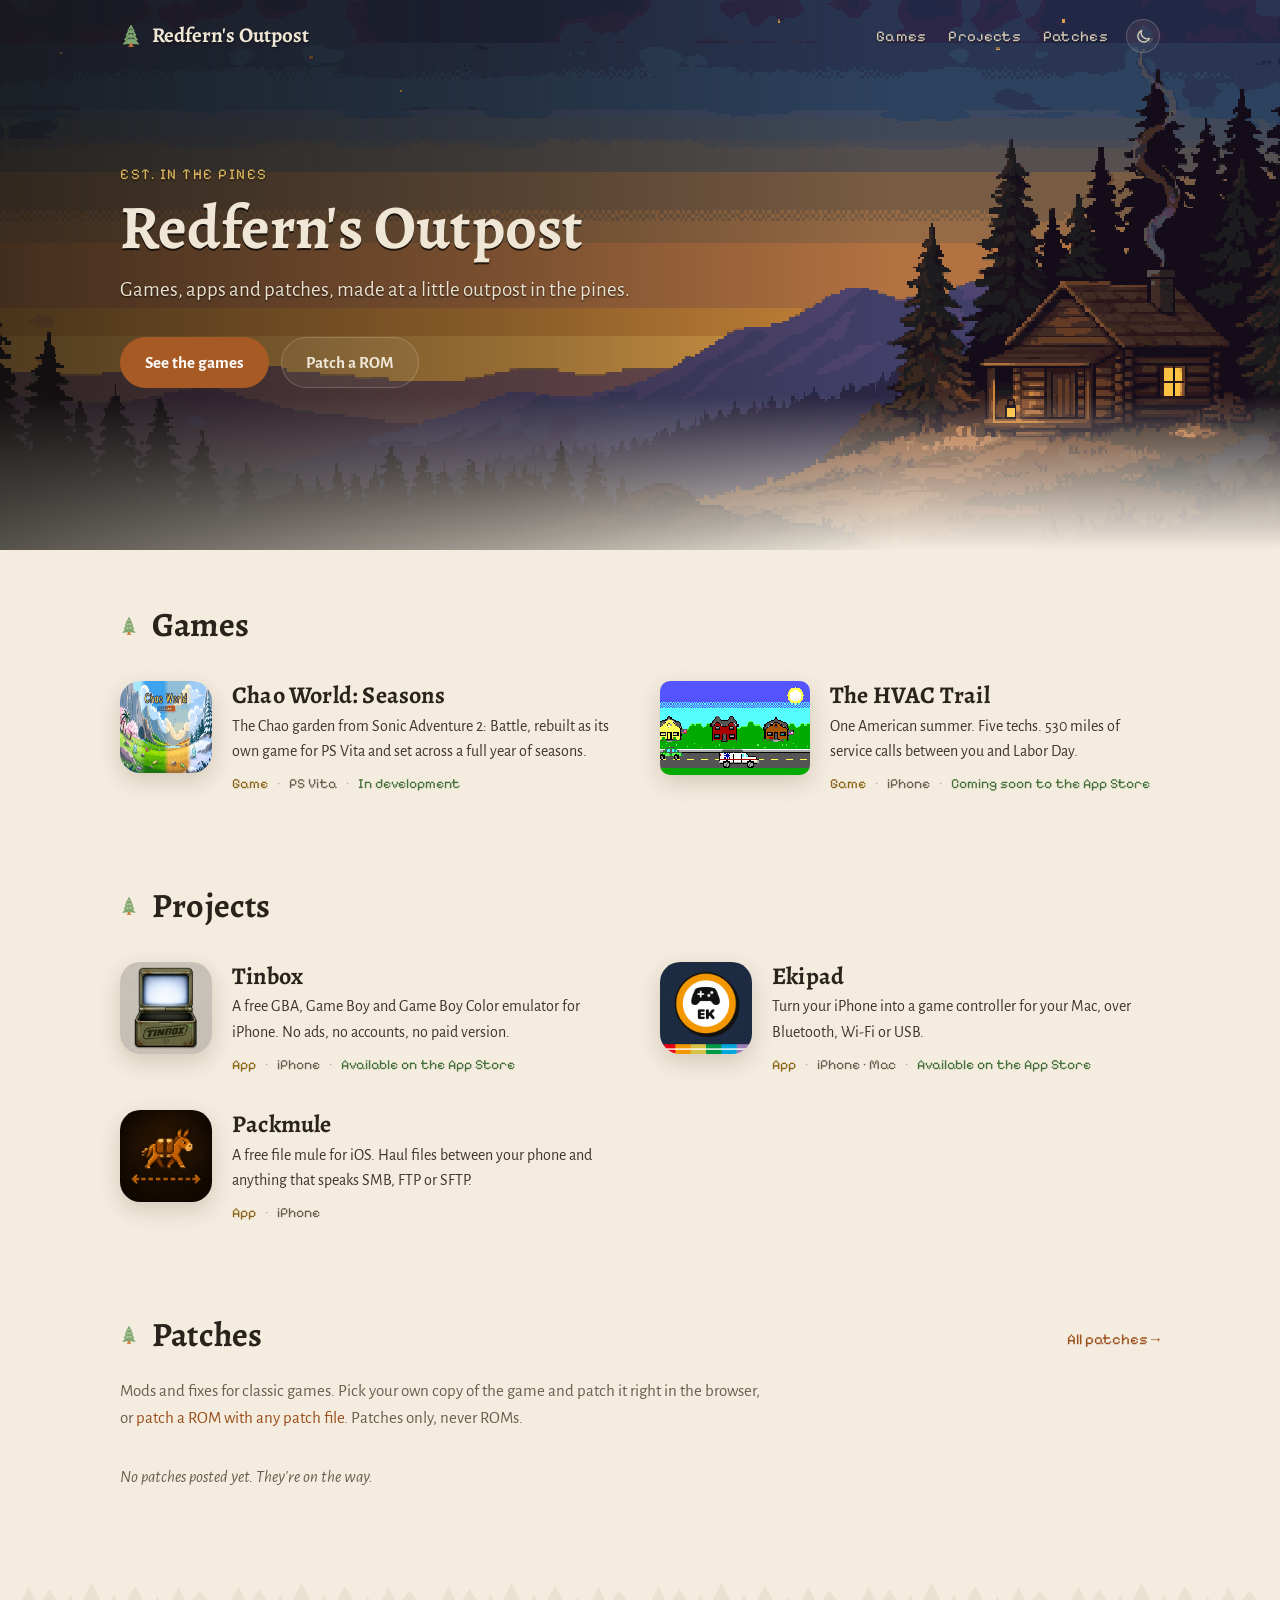
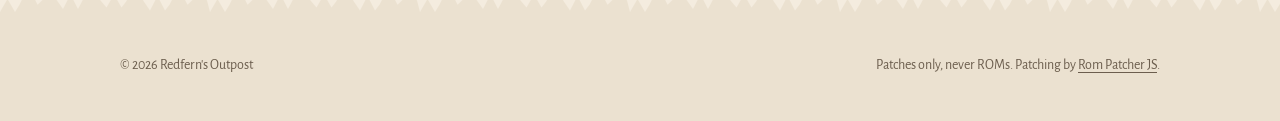
<file: index.html>
<!doctype html>
<html lang="en">
<head>
<meta charset="utf-8">
<meta name="viewport" content="width=device-width, initial-scale=1">
<title>Redfern's Outpost · Free iPhone apps, indie games and ROM patches</title>
<meta name="description" content="Home of Tinbox, a free GBA emulator for iPhone, and Ekipad, which turns your iPhone into a game controller for your Mac. Plus indie games and ROM patches, made in the pines.">
<link rel="canonical" href="https://redfernsoutpost.com/">
<meta property="og:type" content="website">
<meta property="og:site_name" content="Redfern&#x27;s Outpost">
<meta property="og:title" content="Redfern&#x27;s Outpost">
<meta property="og:description" content="Free iPhone apps, indie games and ROM patches, made at a little outpost in the pines.">
<meta property="og:site_name" content="Redfern&#x27;s Outpost">
<meta property="og:title" content="Redfern&#x27;s Outpost">
<meta property="og:description" content="Games, apps and ROM patches made at Redfern&#x27;s Outpost, a little outpost in the pines.">
<meta property="og:url" content="https://redfernsoutpost.com/">
<meta property="og:image" content="https://redfernsoutpost.com/assets/img/share.jpg">
<meta property="og:image:width" content="1200">
<meta property="og:image:height" content="630">
<meta name="twitter:card" content="summary_large_image">
<script type="application/ld+json">
{"@context": "https://schema.org", "@graph": [
 {"@type": "WebSite", "name": "Redfern's Outpost", "url": "https://redfernsoutpost.com/"},
 {"@type": "Organization", "name": "Redfern's Outpost", "url": "https://redfernsoutpost.com/", "email": "RedfernsOutpost@proton.me"}
]}
</script>
<link rel="icon" href="data:image/svg+xml,%3Csvg viewBox='4 3.5 92 92' xmlns='http://www.w3.org/2000/svg'%3E%3Cdefs%3E%3Cmask id='m' maskUnits='userSpaceOnUse' x='-10' y='-10' width='120' height='120'%3E%3Crect x='-10' y='-10' width='120' height='120' fill='%23fff'/%3E%3Cpath d='M42.5,24.2 Q46.6,23.4 50,18.8 Q53.4,23.4 57.5,24.2' fill='none' stroke='%23000' stroke-width='2.6' stroke-linecap='round' stroke-linejoin='round'/%3E%3Cpath d='M38.3,43.2 Q41.2,41.1 44.1,37.7 L43.2,43.3 Q47,42.5 50,37.8 Q53,42.5 56.8,43.3 L55.9,37.7 Q58.8,41.1 61.7,43.2' fill='none' stroke='%23000' stroke-width='2.6' stroke-linecap='round' stroke-linejoin='round'/%3E%3Cpath d='M34.7,62.2 Q38.5,60.1 42.4,56.7 L41.5,62.3 Q46.1,61.5 50,56.8 Q53.9,61.5 58.5,62.3 L57.6,56.7 Q61.5,60.1 65.3,62.2' fill='none' stroke='%23000' stroke-width='2.6' stroke-linecap='round' stroke-linejoin='round'/%3E%3C/mask%3E%3C/defs%3E%3Cpath d='M44.9,78.7 L55.1,78.7 L56,92.5 L44,92.5 Z M39.5,91 L60.5,91 L60.5,94 L39.5,94 Z' fill='%23cf7a3a' stroke='%23cf7a3a' stroke-width='1.2' stroke-linejoin='round'/%3E%3Cpath d='M50,6 Q45.2,16.2 37.5,26.5 Q40,26.5 42.5,24.2 Q37.9,34.9 30.5,45.5 Q34.4,45.5 38.3,43.2 Q33.1,53.9 24.5,64.5 Q29.6,64.5 34.7,62.2 Q28.7,72.8 19,83.5 Q24.2,80.8 29.3,76.7 L28.4,82.3 Q34,79.6 39.7,75.5 L38.8,81.1 Q45,80.1 50,74.3 Q55,80.1 61.2,81.1 L60.3,75.5 Q66,79.6 71.6,82.3 L70.7,76.7 Q75.8,80.8 81,83.5 Q71.3,72.8 65.3,62.2 Q70.4,64.5 75.5,64.5 Q66.9,53.9 61.7,43.2 Q65.6,45.5 69.5,45.5 Q62.1,34.9 57.5,24.2 Q60,26.5 62.5,26.5 Q54.8,16.2 50,6 Z' fill='%237fa66f' stroke='%237fa66f' stroke-width='5' stroke-linejoin='round' mask='url(%23m)'/%3E%3C/svg%3E">
<link rel="preconnect" href="https://fonts.googleapis.com">
<link rel="preconnect" href="https://fonts.gstatic.com" crossorigin>
<link rel="stylesheet" href="https://fonts.googleapis.com/css2?family=Alegreya:wght@700&family=Alegreya+Sans:wght@400;700&family=Pixelify+Sans:wght@400;500&display=swap">
<script src="/assets/theme.js?v=7"></script>
<link rel="stylesheet" href="assets/site.css?v=7">
</head>
<body>
<header class="topbar over">
  <div class="wrap">
    <a class="brand" href="./"><img src="assets/img/mark.svg" alt=""><span>Redfern's Outpost</span></a>
    <nav class="nav"><a href="#games-section">Games</a><a href="#projects-section">Projects</a><a href="patches.html">Patches</a><!-- about-nav --><!-- /about-nav --></nav>
  </div>
</header>

<section class="banner">
  <div class="wrap">
    <div class="eyebrow">Est. in the pines</div>
    <h1>Redfern's Outpost</h1>
    <p data-edit="tagline">Games, apps and patches, made at a little outpost in the pines.</p>
    <div class="actions">
      <a class="btn primary" href="#games-section">See the games</a>
      <a class="btn" href="patches.html#patcher">Patch a ROM</a>
    </div>
  </div>
</section>

<main class="wrap">
  <section class="section" id="games-section">
    <div class="section-head"><h2>Games</h2></div>
    <div class="grid" id="games"><!-- cards:games --><div class="empty">Loading…</div><!-- /cards --></div>
  </section>

  <section class="section" id="projects-section">
    <div class="section-head"><h2>Projects</h2></div>
    <div class="grid" id="projects"><!-- cards:projects --><div class="empty">Loading…</div><!-- /cards --></div>
  </section>

  <section class="section" id="patches-section">
    <div class="section-head"><h2>Patches</h2><a href="patches.html">All patches →</a></div>
    <p class="section-intro">Mods and fixes for classic games. Pick your own copy of the game and patch it right in the browser, or <a href="patches.html#patcher">patch a ROM with any patch file</a>. Patches only, never ROMs.</p>
    <div class="grid" id="latest-patches"><div class="empty">Loading…</div></div>
  </section>

  <!-- about: filled in from site.json by tools/build-pages.py -->
  <!-- /about -->

  <section class="section" id="links-section" hidden>
    <div class="section-head"><h2>Links</h2></div>
    <div class="links" id="links"><div class="empty">Loading…</div></div>
  </section>
</main>

<footer>
  <div class="wrap">
    <span>© 2026 Redfern's Outpost</span>
    <span>Patches only, never ROMs. Patching by <a href="https://github.com/marcrobledo/RomPatcher.js" target="_blank" rel="noopener">Rom Patcher JS</a>.</span>
  </div>
</footer>

<script src="assets/site.js?v=7"></script>
<script>renderHome();</script>
</body>
</html>
</file>
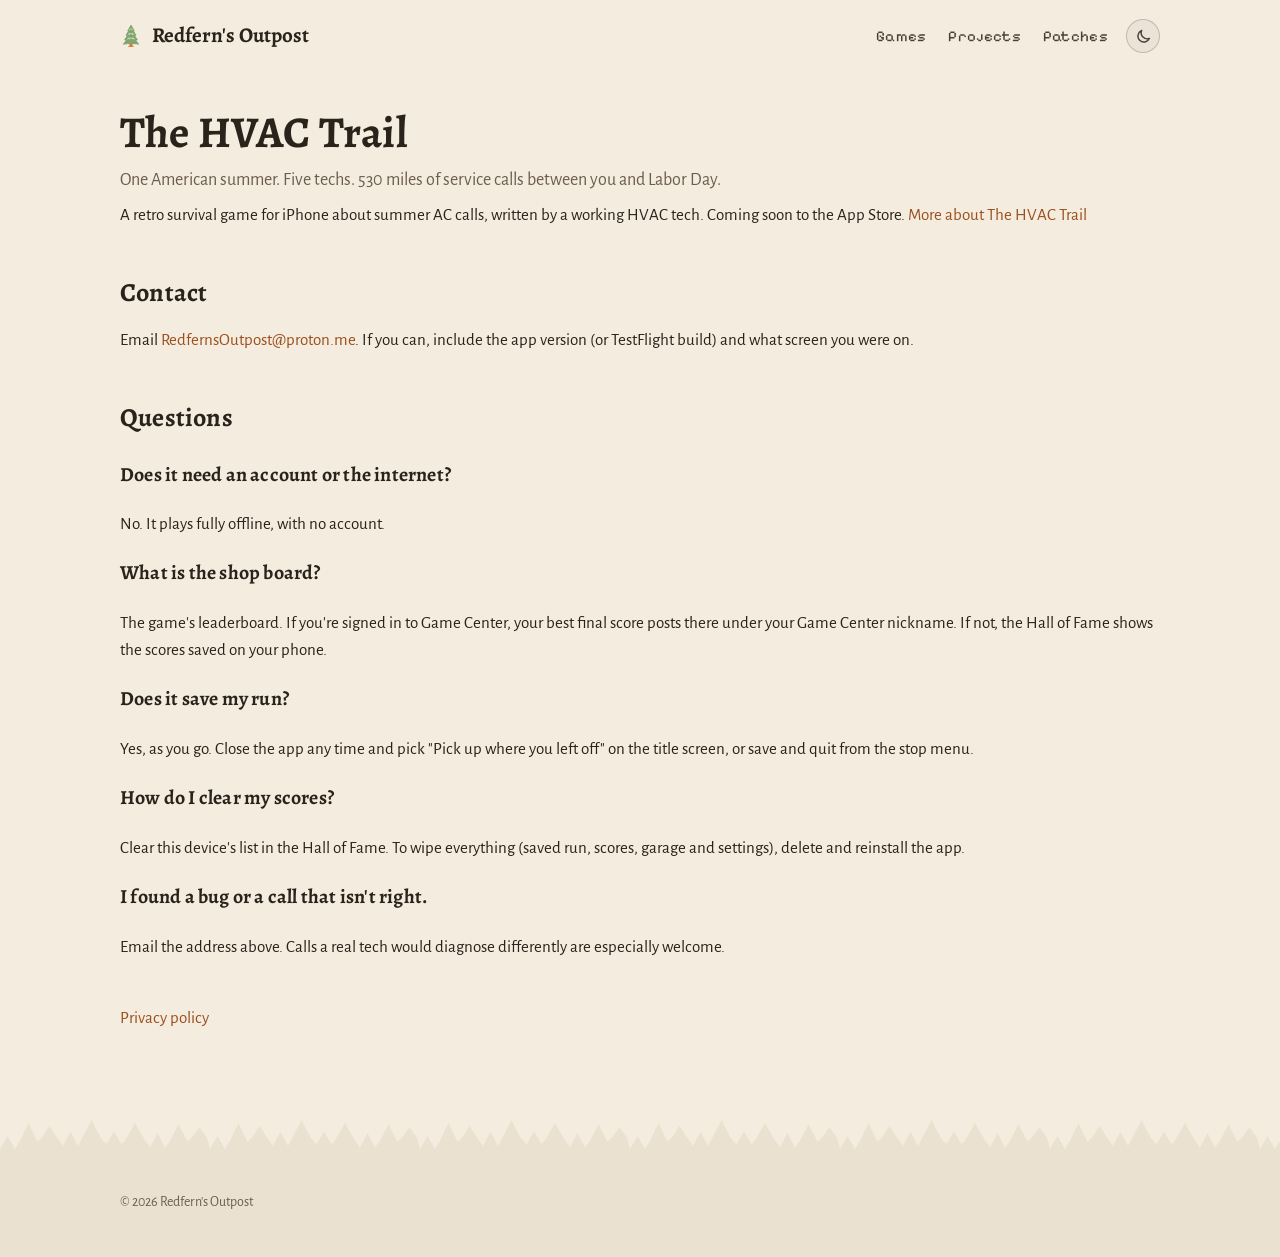
<file: hvac-trail/index.html>
<!doctype html>
<html lang="en">
<head>
<meta charset="utf-8">
<meta name="viewport" content="width=device-width, initial-scale=1">
<title>The HVAC Trail: Support · Redfern's Outpost</title>
<meta name="description" content="Support for The HVAC Trail, a retro survival game about running residential air conditioning calls through one hot American summer.">
<link rel="icon" href="data:image/svg+xml,%3Csvg viewBox='4 3.5 92 92' xmlns='http://www.w3.org/2000/svg'%3E%3Cdefs%3E%3Cmask id='m' maskUnits='userSpaceOnUse' x='-10' y='-10' width='120' height='120'%3E%3Crect x='-10' y='-10' width='120' height='120' fill='%23fff'/%3E%3Cpath d='M42.5,24.2 Q46.6,23.4 50,18.8 Q53.4,23.4 57.5,24.2' fill='none' stroke='%23000' stroke-width='2.6' stroke-linecap='round' stroke-linejoin='round'/%3E%3Cpath d='M38.3,43.2 Q41.2,41.1 44.1,37.7 L43.2,43.3 Q47,42.5 50,37.8 Q53,42.5 56.8,43.3 L55.9,37.7 Q58.8,41.1 61.7,43.2' fill='none' stroke='%23000' stroke-width='2.6' stroke-linecap='round' stroke-linejoin='round'/%3E%3Cpath d='M34.7,62.2 Q38.5,60.1 42.4,56.7 L41.5,62.3 Q46.1,61.5 50,56.8 Q53.9,61.5 58.5,62.3 L57.6,56.7 Q61.5,60.1 65.3,62.2' fill='none' stroke='%23000' stroke-width='2.6' stroke-linecap='round' stroke-linejoin='round'/%3E%3C/mask%3E%3C/defs%3E%3Cpath d='M44.9,78.7 L55.1,78.7 L56,92.5 L44,92.5 Z M39.5,91 L60.5,91 L60.5,94 L39.5,94 Z' fill='%23cf7a3a' stroke='%23cf7a3a' stroke-width='1.2' stroke-linejoin='round'/%3E%3Cpath d='M50,6 Q45.2,16.2 37.5,26.5 Q40,26.5 42.5,24.2 Q37.9,34.9 30.5,45.5 Q34.4,45.5 38.3,43.2 Q33.1,53.9 24.5,64.5 Q29.6,64.5 34.7,62.2 Q28.7,72.8 19,83.5 Q24.2,80.8 29.3,76.7 L28.4,82.3 Q34,79.6 39.7,75.5 L38.8,81.1 Q45,80.1 50,74.3 Q55,80.1 61.2,81.1 L60.3,75.5 Q66,79.6 71.6,82.3 L70.7,76.7 Q75.8,80.8 81,83.5 Q71.3,72.8 65.3,62.2 Q70.4,64.5 75.5,64.5 Q66.9,53.9 61.7,43.2 Q65.6,45.5 69.5,45.5 Q62.1,34.9 57.5,24.2 Q60,26.5 62.5,26.5 Q54.8,16.2 50,6 Z' fill='%237fa66f' stroke='%237fa66f' stroke-width='5' stroke-linejoin='round' mask='url(%23m)'/%3E%3C/svg%3E">
<link rel="preconnect" href="https://fonts.googleapis.com">
<link rel="preconnect" href="https://fonts.gstatic.com" crossorigin>
<link rel="stylesheet" href="https://fonts.googleapis.com/css2?family=Alegreya:wght@700&family=Alegreya+Sans:wght@400;700&family=Pixelify+Sans:wght@400;500&display=swap">
<script src="/assets/theme.js?v=7"></script>
<link rel="stylesheet" href="/assets/site.css?v=7">
</head>
<body>
<header class="topbar">
  <div class="wrap">
    <a class="brand" href="/"><img src="/assets/img/mark.svg" alt=""><span>Redfern's Outpost</span></a>
    <nav class="nav"><a href="/#games-section">Games</a><a href="/#projects-section">Projects</a><a href="/patches.html">Patches</a></nav>
  </div>
</header>

<main class="wrap">
  <div class="page-head">
    <h1>The HVAC Trail</h1>
    <p>One American summer. Five techs. 530 miles of service calls between you and Labor Day.</p>
  </div>

  <div class="block">
    <p>A retro survival game for iPhone about summer AC calls, written by a working HVAC tech. Coming soon to the App Store. <a href="/projects/hvac-trail/">More about The HVAC Trail</a></p>
  </div>

  <div class="block">
    <h2>Contact</h2>
    <p>Email <a href="mailto:RedfernsOutpost@proton.me?subject=The%20HVAC%20Trail%20support">RedfernsOutpost@proton.me</a>. If you can, include the app version (or TestFlight build) and what screen you were on.</p>
  </div>

  <div class="block">
    <h2>Questions</h2>
    <h3>Does it need an account or the internet?</h3>
    <p>No. It plays fully offline, with no account.</p>
    <h3>What is the shop board?</h3>
    <p>The game's leaderboard. If you're signed in to Game Center, your best final score posts there under your Game Center nickname. If not, the Hall of Fame shows the scores saved on your phone.</p>
    <h3>Does it save my run?</h3>
    <p>Yes, as you go. Close the app any time and pick "Pick up where you left off" on the title screen, or save and quit from the stop menu.</p>
    <h3>How do I clear my scores?</h3>
    <p>Clear this device's list in the Hall of Fame. To wipe everything (saved run, scores, garage and settings), delete and reinstall the app.</p>
    <h3>I found a bug or a call that isn't right.</h3>
    <p>Email the address above. Calls a real tech would diagnose differently are especially welcome.</p>
  </div>

  <div class="block">
    <p><a href="/hvac-trail/privacy/">Privacy policy</a></p>
  </div>
</main>

<footer>
  <div class="wrap">
    <span>© 2026 Redfern's Outpost</span>
  </div>
</footer>
</body>
</html>
</file>
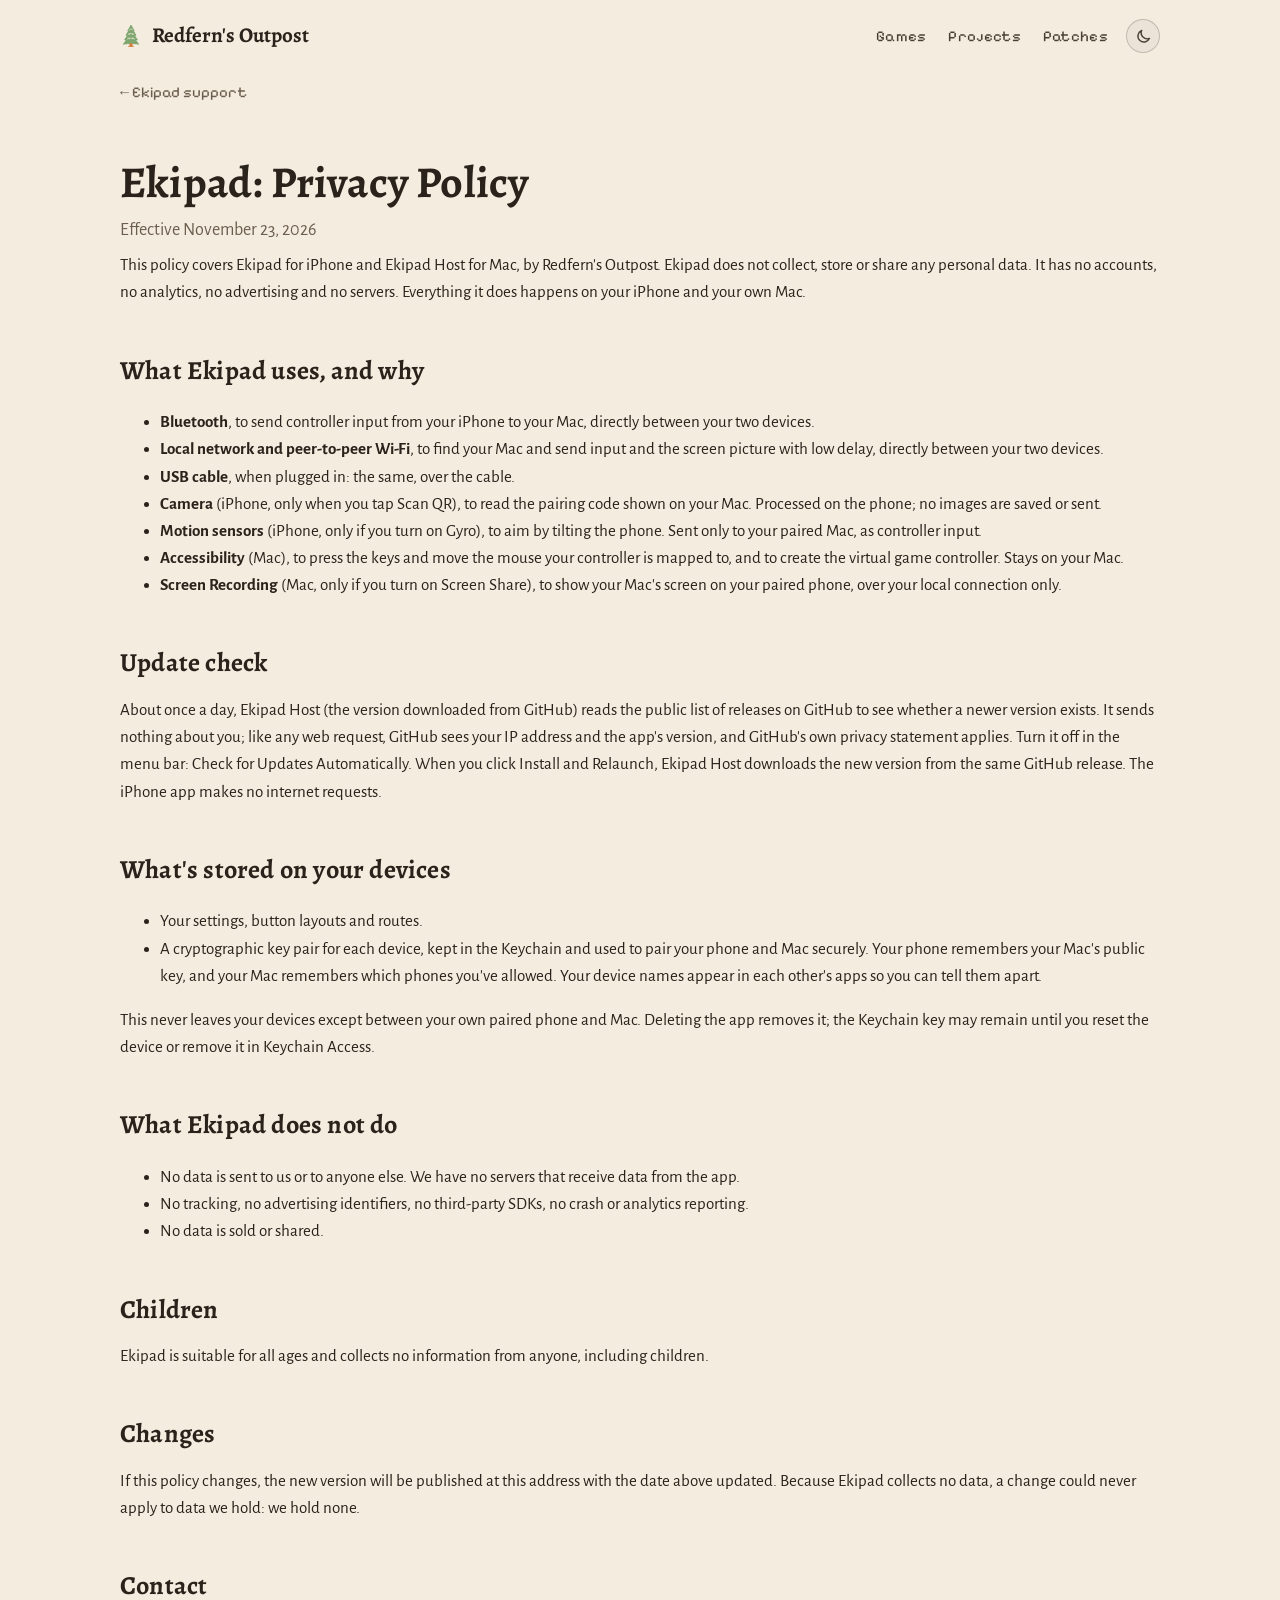
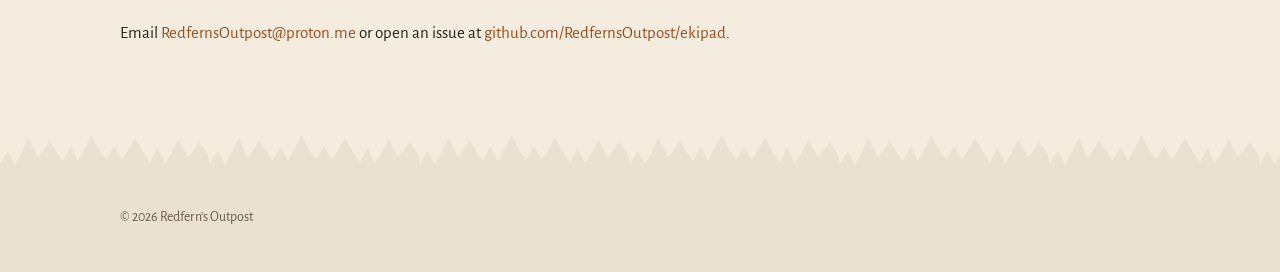
<file: ekipad/privacy/index.html>
<!doctype html>
<html lang="en">
<head>
<meta charset="utf-8">
<meta name="viewport" content="width=device-width, initial-scale=1">
<title>Ekipad: Privacy Policy · Redfern's Outpost</title>
<meta name="description" content="Ekipad does not collect, sell or share your personal information.">
<link rel="icon" href="data:image/svg+xml,%3Csvg viewBox='4 3.5 92 92' xmlns='http://www.w3.org/2000/svg'%3E%3Cdefs%3E%3Cmask id='m' maskUnits='userSpaceOnUse' x='-10' y='-10' width='120' height='120'%3E%3Crect x='-10' y='-10' width='120' height='120' fill='%23fff'/%3E%3Cpath d='M42.5,24.2 Q46.6,23.4 50,18.8 Q53.4,23.4 57.5,24.2' fill='none' stroke='%23000' stroke-width='2.6' stroke-linecap='round' stroke-linejoin='round'/%3E%3Cpath d='M38.3,43.2 Q41.2,41.1 44.1,37.7 L43.2,43.3 Q47,42.5 50,37.8 Q53,42.5 56.8,43.3 L55.9,37.7 Q58.8,41.1 61.7,43.2' fill='none' stroke='%23000' stroke-width='2.6' stroke-linecap='round' stroke-linejoin='round'/%3E%3Cpath d='M34.7,62.2 Q38.5,60.1 42.4,56.7 L41.5,62.3 Q46.1,61.5 50,56.8 Q53.9,61.5 58.5,62.3 L57.6,56.7 Q61.5,60.1 65.3,62.2' fill='none' stroke='%23000' stroke-width='2.6' stroke-linecap='round' stroke-linejoin='round'/%3E%3C/mask%3E%3C/defs%3E%3Cpath d='M44.9,78.7 L55.1,78.7 L56,92.5 L44,92.5 Z M39.5,91 L60.5,91 L60.5,94 L39.5,94 Z' fill='%23cf7a3a' stroke='%23cf7a3a' stroke-width='1.2' stroke-linejoin='round'/%3E%3Cpath d='M50,6 Q45.2,16.2 37.5,26.5 Q40,26.5 42.5,24.2 Q37.9,34.9 30.5,45.5 Q34.4,45.5 38.3,43.2 Q33.1,53.9 24.5,64.5 Q29.6,64.5 34.7,62.2 Q28.7,72.8 19,83.5 Q24.2,80.8 29.3,76.7 L28.4,82.3 Q34,79.6 39.7,75.5 L38.8,81.1 Q45,80.1 50,74.3 Q55,80.1 61.2,81.1 L60.3,75.5 Q66,79.6 71.6,82.3 L70.7,76.7 Q75.8,80.8 81,83.5 Q71.3,72.8 65.3,62.2 Q70.4,64.5 75.5,64.5 Q66.9,53.9 61.7,43.2 Q65.6,45.5 69.5,45.5 Q62.1,34.9 57.5,24.2 Q60,26.5 62.5,26.5 Q54.8,16.2 50,6 Z' fill='%237fa66f' stroke='%237fa66f' stroke-width='5' stroke-linejoin='round' mask='url(%23m)'/%3E%3C/svg%3E">
<link rel="preconnect" href="https://fonts.googleapis.com">
<link rel="preconnect" href="https://fonts.gstatic.com" crossorigin>
<link rel="stylesheet" href="https://fonts.googleapis.com/css2?family=Alegreya:wght@700&family=Alegreya+Sans:wght@400;700&family=Pixelify+Sans:wght@400;500&display=swap">
<script src="/assets/theme.js?v=7"></script>
<link rel="stylesheet" href="/assets/site.css?v=7">
</head>
<body>
<header class="topbar">
  <div class="wrap">
    <a class="brand" href="/"><img src="/assets/img/mark.svg" alt=""><span>Redfern's Outpost</span></a>
    <nav class="nav"><a href="/#games-section">Games</a><a href="/#projects-section">Projects</a><a href="/patches.html">Patches</a></nav>
  </div>
</header>

<main class="wrap">
  <a class="back" href="/ekipad/">← Ekipad support</a>
  <div class="page-head">
    <h1>Ekipad: Privacy Policy</h1>
    <p>Effective November 23, 2026</p>
  </div>

  <div class="block">
    <p>This policy covers Ekipad for iPhone and Ekipad Host for Mac, by Redfern's Outpost. Ekipad does not collect, store or share any personal data. It has no accounts, no analytics, no advertising and no servers. Everything it does happens on your iPhone and your own Mac.</p>
  </div>

  <div class="block">
    <h2>What Ekipad uses, and why</h2>
    <ul>
      <li><b>Bluetooth</b>, to send controller input from your iPhone to your Mac, directly between your two devices.</li>
      <li><b>Local network and peer-to-peer Wi-Fi</b>, to find your Mac and send input and the screen picture with low delay, directly between your two devices.</li>
      <li><b>USB cable</b>, when plugged in: the same, over the cable.</li>
      <li><b>Camera</b> (iPhone, only when you tap Scan QR), to read the pairing code shown on your Mac. Processed on the phone; no images are saved or sent.</li>
      <li><b>Motion sensors</b> (iPhone, only if you turn on Gyro), to aim by tilting the phone. Sent only to your paired Mac, as controller input.</li>
      <li><b>Accessibility</b> (Mac), to press the keys and move the mouse your controller is mapped to, and to create the virtual game controller. Stays on your Mac.</li>
      <li><b>Screen Recording</b> (Mac, only if you turn on Screen Share), to show your Mac's screen on your paired phone, over your local connection only.</li>
    </ul>
  </div>

  <div class="block">
    <h2>Update check</h2>
    <p>About once a day, Ekipad Host (the version downloaded from GitHub) reads the public list of releases on GitHub to see whether a newer version exists. It sends nothing about you; like any web request, GitHub sees your IP address and the app's version, and GitHub's own privacy statement applies. Turn it off in the menu bar: Check for Updates Automatically. When you click Install and Relaunch, Ekipad Host downloads the new version from the same GitHub release. The iPhone app makes no internet requests.</p>
  </div>

  <div class="block">
    <h2>What's stored on your devices</h2>
    <ul>
      <li>Your settings, button layouts and routes.</li>
      <li>A cryptographic key pair for each device, kept in the Keychain and used to pair your phone and Mac securely. Your phone remembers your Mac's public key, and your Mac remembers which phones you've allowed. Your device names appear in each other's apps so you can tell them apart.</li>
    </ul>
    <p>This never leaves your devices except between your own paired phone and Mac. Deleting the app removes it; the Keychain key may remain until you reset the device or remove it in Keychain Access.</p>
  </div>

  <div class="block">
    <h2>What Ekipad does not do</h2>
    <ul>
      <li>No data is sent to us or to anyone else. We have no servers that receive data from the app.</li>
      <li>No tracking, no advertising identifiers, no third-party SDKs, no crash or analytics reporting.</li>
      <li>No data is sold or shared.</li>
    </ul>
  </div>

  <div class="block">
    <h2>Children</h2>
    <p>Ekipad is suitable for all ages and collects no information from anyone, including children.</p>
  </div>

  <div class="block">
    <h2>Changes</h2>
    <p>If this policy changes, the new version will be published at this address with the date above updated. Because Ekipad collects no data, a change could never apply to data we hold: we hold none.</p>
  </div>

  <div class="block">
    <h2>Contact</h2>
    <p>Email <a href="mailto:RedfernsOutpost@proton.me?subject=Ekipad%20privacy">RedfernsOutpost@proton.me</a> or open an issue at <a href="https://github.com/RedfernsOutpost/ekipad/issues">github.com/RedfernsOutpost/ekipad</a>.</p>
  </div>
</main>

<footer>
  <div class="wrap">
    <span>© 2026 Redfern's Outpost</span>
  </div>
</footer>
</body>
</html>
</file>
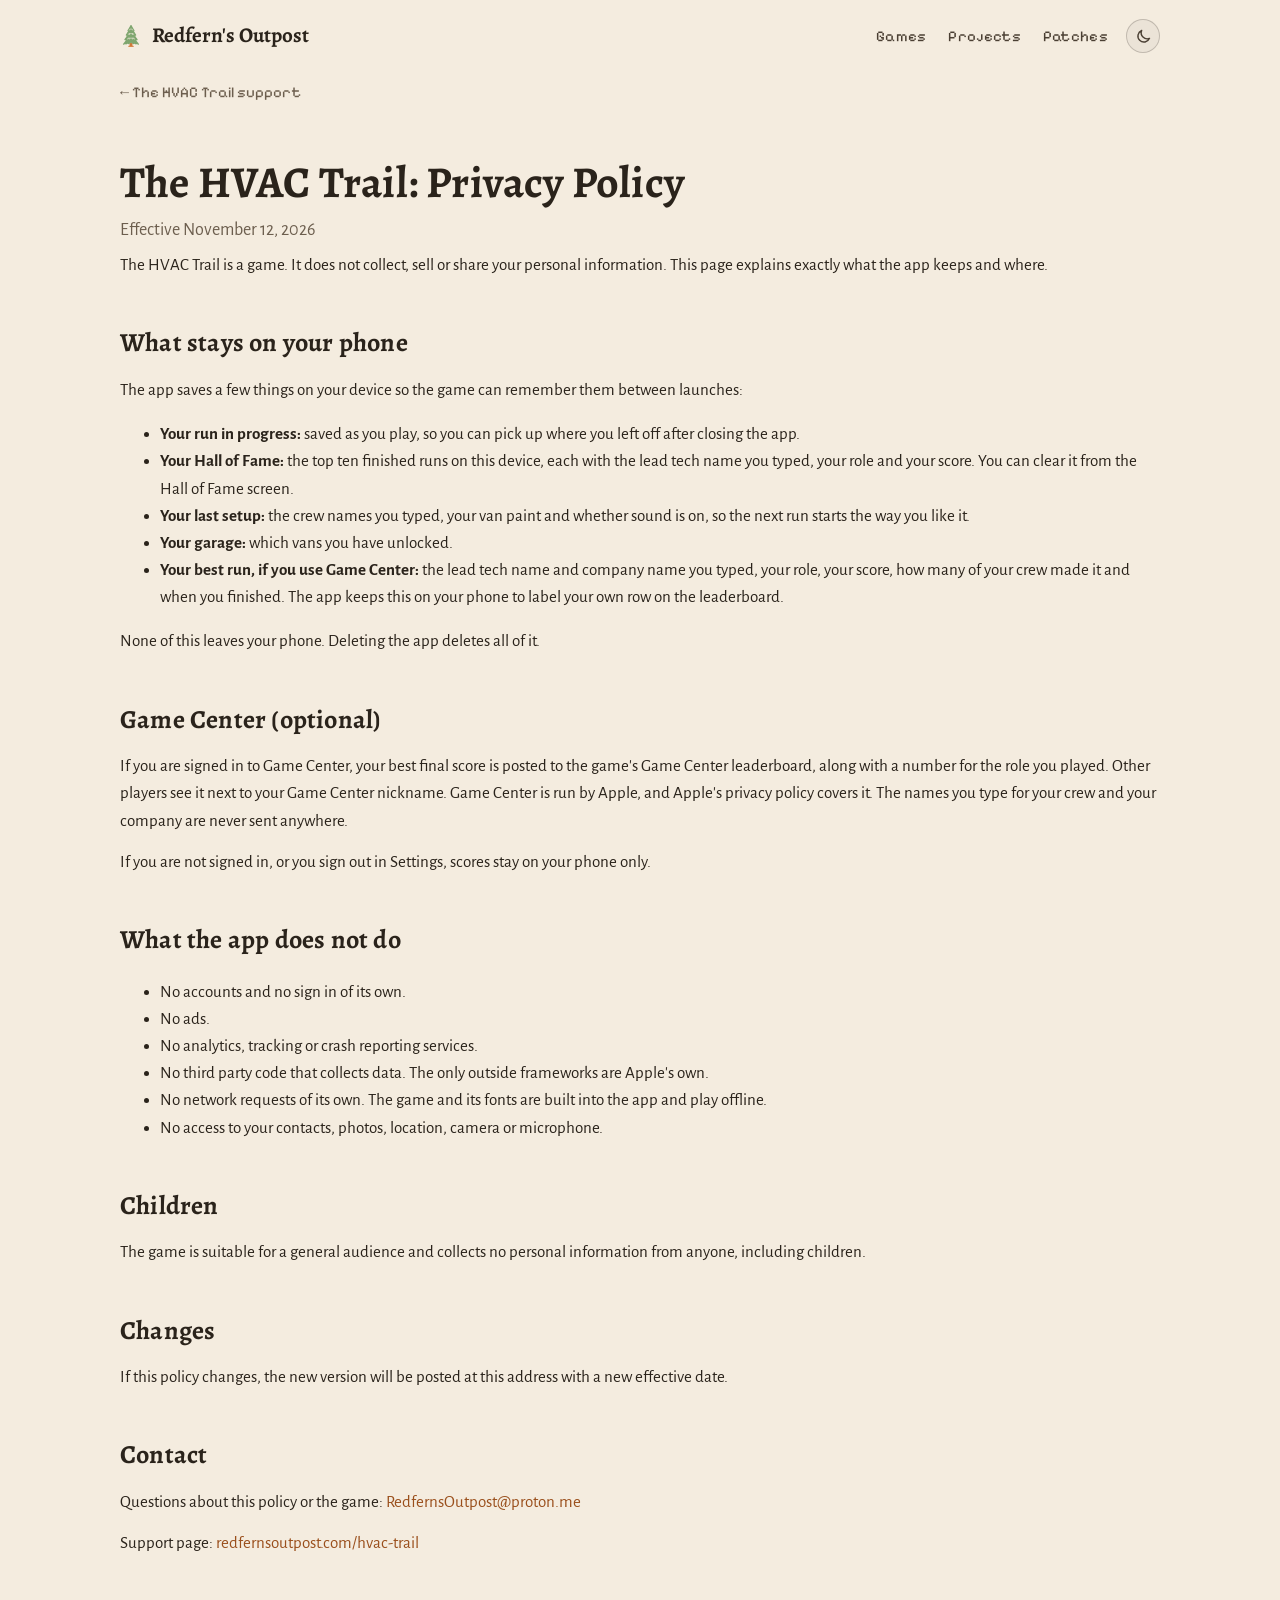
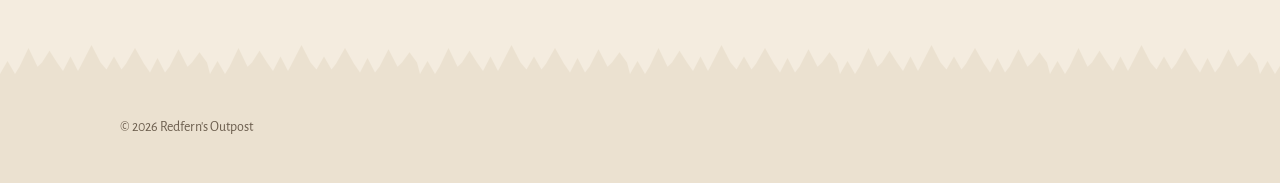
<file: hvac-trail/privacy/index.html>
<!doctype html>
<html lang="en">
<head>
<meta charset="utf-8">
<meta name="viewport" content="width=device-width, initial-scale=1">
<title>The HVAC Trail: Privacy Policy · Redfern's Outpost</title>
<meta name="description" content="The HVAC Trail does not collect, sell or share your personal information.">
<link rel="icon" href="data:image/svg+xml,%3Csvg viewBox='4 3.5 92 92' xmlns='http://www.w3.org/2000/svg'%3E%3Cdefs%3E%3Cmask id='m' maskUnits='userSpaceOnUse' x='-10' y='-10' width='120' height='120'%3E%3Crect x='-10' y='-10' width='120' height='120' fill='%23fff'/%3E%3Cpath d='M42.5,24.2 Q46.6,23.4 50,18.8 Q53.4,23.4 57.5,24.2' fill='none' stroke='%23000' stroke-width='2.6' stroke-linecap='round' stroke-linejoin='round'/%3E%3Cpath d='M38.3,43.2 Q41.2,41.1 44.1,37.7 L43.2,43.3 Q47,42.5 50,37.8 Q53,42.5 56.8,43.3 L55.9,37.7 Q58.8,41.1 61.7,43.2' fill='none' stroke='%23000' stroke-width='2.6' stroke-linecap='round' stroke-linejoin='round'/%3E%3Cpath d='M34.7,62.2 Q38.5,60.1 42.4,56.7 L41.5,62.3 Q46.1,61.5 50,56.8 Q53.9,61.5 58.5,62.3 L57.6,56.7 Q61.5,60.1 65.3,62.2' fill='none' stroke='%23000' stroke-width='2.6' stroke-linecap='round' stroke-linejoin='round'/%3E%3C/mask%3E%3C/defs%3E%3Cpath d='M44.9,78.7 L55.1,78.7 L56,92.5 L44,92.5 Z M39.5,91 L60.5,91 L60.5,94 L39.5,94 Z' fill='%23cf7a3a' stroke='%23cf7a3a' stroke-width='1.2' stroke-linejoin='round'/%3E%3Cpath d='M50,6 Q45.2,16.2 37.5,26.5 Q40,26.5 42.5,24.2 Q37.9,34.9 30.5,45.5 Q34.4,45.5 38.3,43.2 Q33.1,53.9 24.5,64.5 Q29.6,64.5 34.7,62.2 Q28.7,72.8 19,83.5 Q24.2,80.8 29.3,76.7 L28.4,82.3 Q34,79.6 39.7,75.5 L38.8,81.1 Q45,80.1 50,74.3 Q55,80.1 61.2,81.1 L60.3,75.5 Q66,79.6 71.6,82.3 L70.7,76.7 Q75.8,80.8 81,83.5 Q71.3,72.8 65.3,62.2 Q70.4,64.5 75.5,64.5 Q66.9,53.9 61.7,43.2 Q65.6,45.5 69.5,45.5 Q62.1,34.9 57.5,24.2 Q60,26.5 62.5,26.5 Q54.8,16.2 50,6 Z' fill='%237fa66f' stroke='%237fa66f' stroke-width='5' stroke-linejoin='round' mask='url(%23m)'/%3E%3C/svg%3E">
<link rel="preconnect" href="https://fonts.googleapis.com">
<link rel="preconnect" href="https://fonts.gstatic.com" crossorigin>
<link rel="stylesheet" href="https://fonts.googleapis.com/css2?family=Alegreya:wght@700&family=Alegreya+Sans:wght@400;700&family=Pixelify+Sans:wght@400;500&display=swap">
<script src="/assets/theme.js?v=7"></script>
<link rel="stylesheet" href="/assets/site.css?v=7">
</head>
<body>
<header class="topbar">
  <div class="wrap">
    <a class="brand" href="/"><img src="/assets/img/mark.svg" alt=""><span>Redfern's Outpost</span></a>
    <nav class="nav"><a href="/#games-section">Games</a><a href="/#projects-section">Projects</a><a href="/patches.html">Patches</a></nav>
  </div>
</header>

<main class="wrap">
  <a class="back" href="/hvac-trail/">← The HVAC Trail support</a>
  <div class="page-head">
    <h1>The HVAC Trail: Privacy Policy</h1>
    <p>Effective November 12, 2026</p>
  </div>

  <div class="block">
    <p>The HVAC Trail is a game. It does not collect, sell or share your personal information. This page explains exactly what the app keeps and where.</p>
  </div>

  <div class="block">
    <h2>What stays on your phone</h2>
    <p>The app saves a few things on your device so the game can remember them between launches:</p>
    <ul>
      <li><b>Your run in progress:</b> saved as you play, so you can pick up where you left off after closing the app.</li>
      <li><b>Your Hall of Fame:</b> the top ten finished runs on this device, each with the lead tech name you typed, your role and your score. You can clear it from the Hall of Fame screen.</li>
      <li><b>Your last setup:</b> the crew names you typed, your van paint and whether sound is on, so the next run starts the way you like it.</li>
      <li><b>Your garage:</b> which vans you have unlocked.</li>
      <li><b>Your best run, if you use Game Center:</b> the lead tech name and company name you typed, your role, your score, how many of your crew made it and when you finished. The app keeps this on your phone to label your own row on the leaderboard.</li>
    </ul>
    <p>None of this leaves your phone. Deleting the app deletes all of it.</p>
  </div>

  <div class="block">
    <h2>Game Center (optional)</h2>
    <p>If you are signed in to Game Center, your best final score is posted to the game's Game Center leaderboard, along with a number for the role you played. Other players see it next to your Game Center nickname. Game Center is run by Apple, and Apple's privacy policy covers it. The names you type for your crew and your company are never sent anywhere.</p>
    <p>If you are not signed in, or you sign out in Settings, scores stay on your phone only.</p>
  </div>

  <div class="block">
    <h2>What the app does not do</h2>
    <ul>
      <li>No accounts and no sign in of its own.</li>
      <li>No ads.</li>
      <li>No analytics, tracking or crash reporting services.</li>
      <li>No third party code that collects data. The only outside frameworks are Apple's own.</li>
      <li>No network requests of its own. The game and its fonts are built into the app and play offline.</li>
      <li>No access to your contacts, photos, location, camera or microphone.</li>
    </ul>
  </div>

  <div class="block">
    <h2>Children</h2>
    <p>The game is suitable for a general audience and collects no personal information from anyone, including children.</p>
  </div>

  <div class="block">
    <h2>Changes</h2>
    <p>If this policy changes, the new version will be posted at this address with a new effective date.</p>
  </div>

  <div class="block">
    <h2>Contact</h2>
    <p>Questions about this policy or the game: <a href="mailto:RedfernsOutpost@proton.me?subject=The%20HVAC%20Trail%20privacy">RedfernsOutpost@proton.me</a></p>
    <p>Support page: <a href="/hvac-trail/">redfernsoutpost.com/hvac-trail</a></p>
  </div>
</main>

<footer>
  <div class="wrap">
    <span>© 2026 Redfern's Outpost</span>
  </div>
</footer>
</body>
</html>
</file>
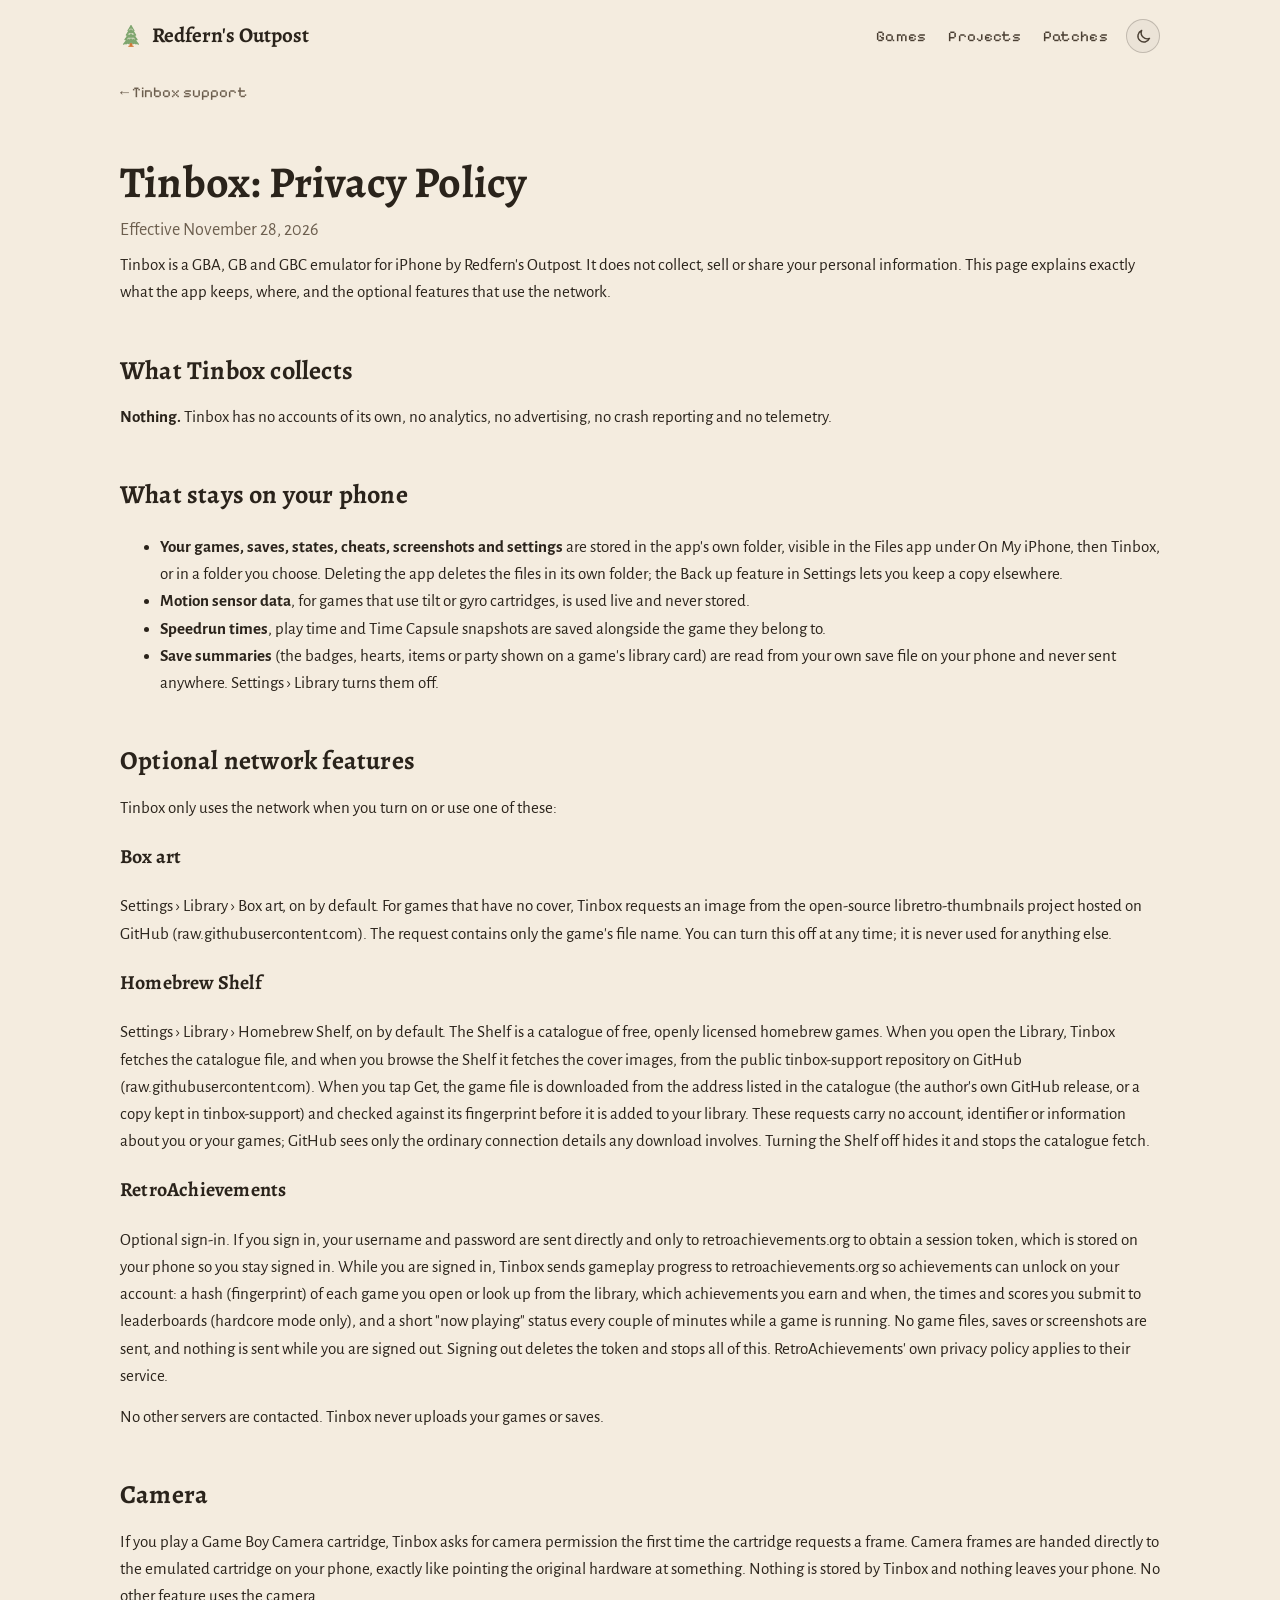
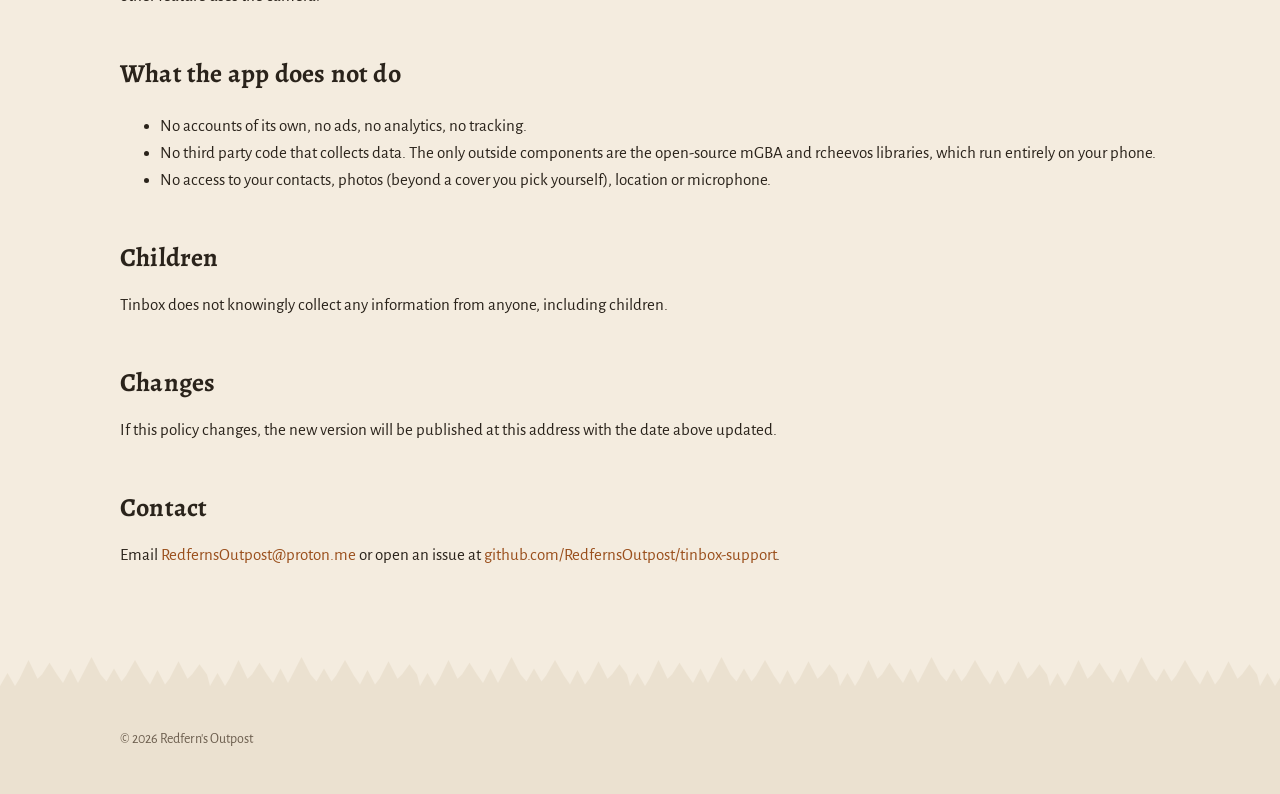
<file: tinbox/privacy/index.html>
<!doctype html>
<html lang="en">
<head>
<meta charset="utf-8">
<meta name="viewport" content="width=device-width, initial-scale=1">
<title>Tinbox: Privacy Policy · Redfern's Outpost</title>
<meta name="description" content="Tinbox does not collect, sell or share your personal information.">
<link rel="icon" href="data:image/svg+xml,%3Csvg viewBox='4 3.5 92 92' xmlns='http://www.w3.org/2000/svg'%3E%3Cdefs%3E%3Cmask id='m' maskUnits='userSpaceOnUse' x='-10' y='-10' width='120' height='120'%3E%3Crect x='-10' y='-10' width='120' height='120' fill='%23fff'/%3E%3Cpath d='M42.5,24.2 Q46.6,23.4 50,18.8 Q53.4,23.4 57.5,24.2' fill='none' stroke='%23000' stroke-width='2.6' stroke-linecap='round' stroke-linejoin='round'/%3E%3Cpath d='M38.3,43.2 Q41.2,41.1 44.1,37.7 L43.2,43.3 Q47,42.5 50,37.8 Q53,42.5 56.8,43.3 L55.9,37.7 Q58.8,41.1 61.7,43.2' fill='none' stroke='%23000' stroke-width='2.6' stroke-linecap='round' stroke-linejoin='round'/%3E%3Cpath d='M34.7,62.2 Q38.5,60.1 42.4,56.7 L41.5,62.3 Q46.1,61.5 50,56.8 Q53.9,61.5 58.5,62.3 L57.6,56.7 Q61.5,60.1 65.3,62.2' fill='none' stroke='%23000' stroke-width='2.6' stroke-linecap='round' stroke-linejoin='round'/%3E%3C/mask%3E%3C/defs%3E%3Cpath d='M44.9,78.7 L55.1,78.7 L56,92.5 L44,92.5 Z M39.5,91 L60.5,91 L60.5,94 L39.5,94 Z' fill='%23cf7a3a' stroke='%23cf7a3a' stroke-width='1.2' stroke-linejoin='round'/%3E%3Cpath d='M50,6 Q45.2,16.2 37.5,26.5 Q40,26.5 42.5,24.2 Q37.9,34.9 30.5,45.5 Q34.4,45.5 38.3,43.2 Q33.1,53.9 24.5,64.5 Q29.6,64.5 34.7,62.2 Q28.7,72.8 19,83.5 Q24.2,80.8 29.3,76.7 L28.4,82.3 Q34,79.6 39.7,75.5 L38.8,81.1 Q45,80.1 50,74.3 Q55,80.1 61.2,81.1 L60.3,75.5 Q66,79.6 71.6,82.3 L70.7,76.7 Q75.8,80.8 81,83.5 Q71.3,72.8 65.3,62.2 Q70.4,64.5 75.5,64.5 Q66.9,53.9 61.7,43.2 Q65.6,45.5 69.5,45.5 Q62.1,34.9 57.5,24.2 Q60,26.5 62.5,26.5 Q54.8,16.2 50,6 Z' fill='%237fa66f' stroke='%237fa66f' stroke-width='5' stroke-linejoin='round' mask='url(%23m)'/%3E%3C/svg%3E">
<link rel="preconnect" href="https://fonts.googleapis.com">
<link rel="preconnect" href="https://fonts.gstatic.com" crossorigin>
<link rel="stylesheet" href="https://fonts.googleapis.com/css2?family=Alegreya:wght@700&family=Alegreya+Sans:wght@400;700&family=Pixelify+Sans:wght@400;500&display=swap">
<script src="/assets/theme.js?v=7"></script>
<link rel="stylesheet" href="/assets/site.css?v=7">
</head>
<body>
<header class="topbar">
  <div class="wrap">
    <a class="brand" href="/"><img src="/assets/img/mark.svg" alt=""><span>Redfern's Outpost</span></a>
    <nav class="nav"><a href="/#games-section">Games</a><a href="/#projects-section">Projects</a><a href="/patches.html">Patches</a></nav>
  </div>
</header>

<main class="wrap">
  <a class="back" href="/tinbox/">← Tinbox support</a>
  <div class="page-head">
    <h1>Tinbox: Privacy Policy</h1>
    <p>Effective November 28, 2026</p>
  </div>

  <div class="block">
    <p>Tinbox is a GBA, GB and GBC emulator for iPhone by Redfern's Outpost. It does not collect, sell or share your personal information. This page explains exactly what the app keeps, where, and the optional features that use the network.</p>
  </div>

  <div class="block">
    <h2>What Tinbox collects</h2>
    <p><b>Nothing.</b> Tinbox has no accounts of its own, no analytics, no advertising, no crash reporting and no telemetry.</p>
  </div>

  <div class="block">
    <h2>What stays on your phone</h2>
    <ul>
      <li><b>Your games, saves, states, cheats, screenshots and settings</b> are stored in the app's own folder, visible in the Files app under On My iPhone, then Tinbox, or in a folder you choose. Deleting the app deletes the files in its own folder; the Back up feature in Settings lets you keep a copy elsewhere.</li>
      <li><b>Motion sensor data</b>, for games that use tilt or gyro cartridges, is used live and never stored.</li>
      <li><b>Speedrun times</b>, play time and Time Capsule snapshots are saved alongside the game they belong to.</li>
      <li><b>Save summaries</b> (the badges, hearts, items or party shown on a game's library card) are read from your own save file on your phone and never sent anywhere. Settings › Library turns them off.</li>
    </ul>
  </div>

  <div class="block">
    <h2>Optional network features</h2>
    <p>Tinbox only uses the network when you turn on or use one of these:</p>
    <h3>Box art</h3>
    <p>Settings › Library › Box art, on by default. For games that have no cover, Tinbox requests an image from the open-source libretro-thumbnails project hosted on GitHub (raw.githubusercontent.com). The request contains only the game's file name. You can turn this off at any time; it is never used for anything else.</p>
    <h3>Homebrew Shelf</h3>
    <p>Settings › Library › Homebrew Shelf, on by default. The Shelf is a catalogue of free, openly licensed homebrew games. When you open the Library, Tinbox fetches the catalogue file, and when you browse the Shelf it fetches the cover images, from the public tinbox-support repository on GitHub (raw.githubusercontent.com). When you tap Get, the game file is downloaded from the address listed in the catalogue (the author's own GitHub release, or a copy kept in tinbox-support) and checked against its fingerprint before it is added to your library. These requests carry no account, identifier or information about you or your games; GitHub sees only the ordinary connection details any download involves. Turning the Shelf off hides it and stops the catalogue fetch.</p>
    <h3>RetroAchievements</h3>
    <p>Optional sign-in. If you sign in, your username and password are sent directly and only to retroachievements.org to obtain a session token, which is stored on your phone so you stay signed in. While you are signed in, Tinbox sends gameplay progress to retroachievements.org so achievements can unlock on your account: a hash (fingerprint) of each game you open or look up from the library, which achievements you earn and when, the times and scores you submit to leaderboards (hardcore mode only), and a short "now playing" status every couple of minutes while a game is running. No game files, saves or screenshots are sent, and nothing is sent while you are signed out. Signing out deletes the token and stops all of this. RetroAchievements' own privacy policy applies to their service.</p>
    <p>No other servers are contacted. Tinbox never uploads your games or saves.</p>
  </div>

  <div class="block">
    <h2>Camera</h2>
    <p>If you play a Game Boy Camera cartridge, Tinbox asks for camera permission the first time the cartridge requests a frame. Camera frames are handed directly to the emulated cartridge on your phone, exactly like pointing the original hardware at something. Nothing is stored by Tinbox and nothing leaves your phone. No other feature uses the camera.</p>
  </div>

  <div class="block">
    <h2>What the app does not do</h2>
    <ul>
      <li>No accounts of its own, no ads, no analytics, no tracking.</li>
      <li>No third party code that collects data. The only outside components are the open-source mGBA and rcheevos libraries, which run entirely on your phone.</li>
      <li>No access to your contacts, photos (beyond a cover you pick yourself), location or microphone.</li>
    </ul>
  </div>

  <div class="block">
    <h2>Children</h2>
    <p>Tinbox does not knowingly collect any information from anyone, including children.</p>
  </div>

  <div class="block">
    <h2>Changes</h2>
    <p>If this policy changes, the new version will be published at this address with the date above updated.</p>
  </div>

  <div class="block">
    <h2>Contact</h2>
    <p>Email <a href="mailto:RedfernsOutpost@proton.me?subject=Tinbox%20privacy">RedfernsOutpost@proton.me</a> or open an issue at <a href="https://github.com/RedfernsOutpost/tinbox-support">github.com/RedfernsOutpost/tinbox-support</a>.</p>
  </div>
</main>

<footer>
  <div class="wrap">
    <span>© 2026 Redfern's Outpost</span>
  </div>
</footer>
</body>
</html>
</file>
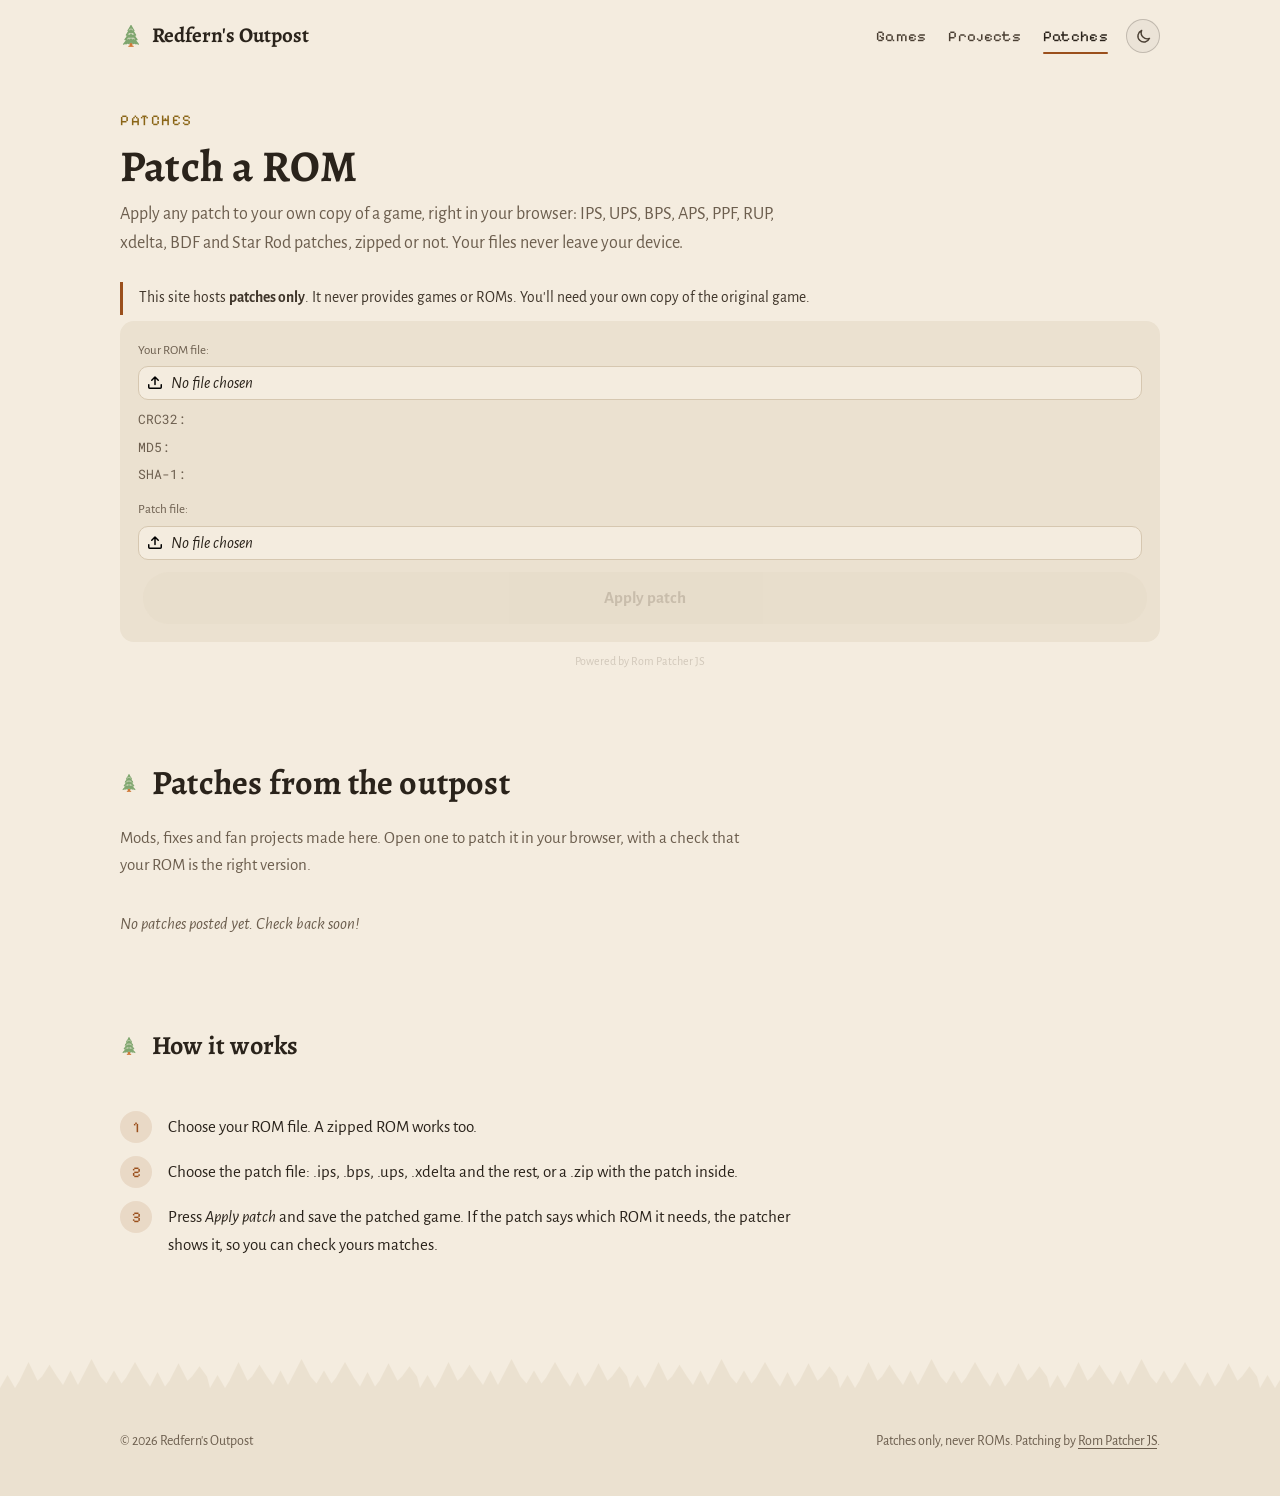
<file: patches.html>
<!doctype html>
<html lang="en">
<head>
<meta charset="utf-8">
<meta name="viewport" content="width=device-width, initial-scale=1">
<title>Patches · Redfern's Outpost</title>
<meta name="description" content="Apply IPS, BPS, UPS, xdelta and other ROM patches to your own copy of a game, right in your browser. Patches only, never ROMs.">
<link rel="canonical" href="https://redfernsoutpost.com/patches.html">
<meta property="og:type" content="website">
<meta property="og:site_name" content="Redfern&#x27;s Outpost">
<meta property="og:title" content="Patch a ROM">
<meta property="og:description" content="Apply IPS, BPS, UPS, xdelta and other ROM patches to your own copy of a game, right in your browser. Patches only, never ROMs.">
<meta property="og:url" content="https://redfernsoutpost.com/patches.html">
<meta property="og:image" content="https://redfernsoutpost.com/assets/img/share-patcher.jpg">
<meta property="og:image:width" content="1200">
<meta property="og:image:height" content="630">
<meta name="twitter:card" content="summary_large_image">
<link rel="icon" href="data:image/svg+xml,%3Csvg viewBox='4 3.5 92 92' xmlns='http://www.w3.org/2000/svg'%3E%3Cdefs%3E%3Cmask id='m' maskUnits='userSpaceOnUse' x='-10' y='-10' width='120' height='120'%3E%3Crect x='-10' y='-10' width='120' height='120' fill='%23fff'/%3E%3Cpath d='M42.5,24.2 Q46.6,23.4 50,18.8 Q53.4,23.4 57.5,24.2' fill='none' stroke='%23000' stroke-width='2.6' stroke-linecap='round' stroke-linejoin='round'/%3E%3Cpath d='M38.3,43.2 Q41.2,41.1 44.1,37.7 L43.2,43.3 Q47,42.5 50,37.8 Q53,42.5 56.8,43.3 L55.9,37.7 Q58.8,41.1 61.7,43.2' fill='none' stroke='%23000' stroke-width='2.6' stroke-linecap='round' stroke-linejoin='round'/%3E%3Cpath d='M34.7,62.2 Q38.5,60.1 42.4,56.7 L41.5,62.3 Q46.1,61.5 50,56.8 Q53.9,61.5 58.5,62.3 L57.6,56.7 Q61.5,60.1 65.3,62.2' fill='none' stroke='%23000' stroke-width='2.6' stroke-linecap='round' stroke-linejoin='round'/%3E%3C/mask%3E%3C/defs%3E%3Cpath d='M44.9,78.7 L55.1,78.7 L56,92.5 L44,92.5 Z M39.5,91 L60.5,91 L60.5,94 L39.5,94 Z' fill='%23cf7a3a' stroke='%23cf7a3a' stroke-width='1.2' stroke-linejoin='round'/%3E%3Cpath d='M50,6 Q45.2,16.2 37.5,26.5 Q40,26.5 42.5,24.2 Q37.9,34.9 30.5,45.5 Q34.4,45.5 38.3,43.2 Q33.1,53.9 24.5,64.5 Q29.6,64.5 34.7,62.2 Q28.7,72.8 19,83.5 Q24.2,80.8 29.3,76.7 L28.4,82.3 Q34,79.6 39.7,75.5 L38.8,81.1 Q45,80.1 50,74.3 Q55,80.1 61.2,81.1 L60.3,75.5 Q66,79.6 71.6,82.3 L70.7,76.7 Q75.8,80.8 81,83.5 Q71.3,72.8 65.3,62.2 Q70.4,64.5 75.5,64.5 Q66.9,53.9 61.7,43.2 Q65.6,45.5 69.5,45.5 Q62.1,34.9 57.5,24.2 Q60,26.5 62.5,26.5 Q54.8,16.2 50,6 Z' fill='%237fa66f' stroke='%237fa66f' stroke-width='5' stroke-linejoin='round' mask='url(%23m)'/%3E%3C/svg%3E">
<link rel="preconnect" href="https://fonts.googleapis.com">
<link rel="preconnect" href="https://fonts.gstatic.com" crossorigin>
<link rel="stylesheet" href="https://fonts.googleapis.com/css2?family=Alegreya:wght@700&family=Alegreya+Sans:wght@400;700&family=Pixelify+Sans:wght@400;500&display=swap">
<link rel="stylesheet" href="rom-patcher-js/style.css">
<script src="/assets/theme.js?v=7"></script>
<link rel="stylesheet" href="assets/site.css?v=7">
<script src="rom-patcher-js/RomPatcher.webapp.js"></script>
</head>
<body>
<header class="topbar">
  <div class="wrap">
    <a class="brand" href="./"><img src="assets/img/mark.svg" alt=""><span>Redfern's Outpost</span></a>
    <nav class="nav"><a href="./#games-section">Games</a><a href="./#projects-section">Projects</a><a href="patches.html" aria-current="page">Patches</a></nav>
  </div>
</header>

<main class="wrap">
  <section class="page-head">
    <div class="eyebrow">Patches</div>
    <h1>Patch a ROM</h1>
    <p>Apply any patch to your own copy of a game, right in your browser: IPS, UPS, BPS, APS, PPF, RUP, xdelta, BDF and Star Rod patches, zipped or not. Your files never leave your device.</p>
    <div class="notice">This site hosts <strong>patches only</strong>. It never provides games or ROMs. You'll need your own copy of the original game.</div>
  </section>

  <section id="patcher" class="block patcher-open">
    <div id="patcher-box"><div class="empty">Loading the patcher…</div></div>
  </section>

  <section class="section" id="catalog">
    <div class="section-head"><h2>Patches from the outpost</h2></div>
    <p class="section-intro">Mods, fixes and fan projects made here. Open one to patch it in your browser, with a check that your ROM is the right version.</p>
  <div class="toolbar" id="toolbar" hidden>
    <input id="search" type="search" placeholder="Search patches…" aria-label="Search patches">
    <select id="platform" aria-label="Filter by platform"><option value="">All platforms</option></select>
  </div>

  <div class="grid" id="grid" style="margin-top:28px"><div class="empty">Loading…</div></div>
  </section>

  <section id="how" class="section block">
    <div class="section-head"><h2>How it works</h2></div>
    <ol class="steps">
      <li>Choose your ROM file. A zipped ROM works too.</li>
      <li>Choose the patch file: .ips, .bps, .ups, .xdelta and the rest, or a .zip with the patch inside.</li>
      <li>Press <em>Apply patch</em> and save the patched game. If the patch says which ROM it needs, the patcher shows it, so you can check yours matches.</li>
    </ol>
  </section>
</main>

<footer>
  <div class="wrap">
    <span>© 2026 Redfern's Outpost</span>
    <span>Patches only, never ROMs. Patching by <a href="https://github.com/marcrobledo/RomPatcher.js" target="_blank" rel="noopener">Rom Patcher JS</a>.</span>
  </div>
</footer>

<script src="assets/site.js?v=7"></script>
<script>renderPatcher(); renderCatalog();</script>
</body>
</html>
</file>
<file: assets/site.css>
/* Redfern's Outpost — woodsmoke, parchment, rust and pine.
   Open layout: content sits on the page, not in boxes.
   Two themes: dark (woodsmoke) and light (parchment). The page follows the device setting
   (prefers-color-scheme) unless the visitor picks one with the header toggle (assets/theme.js),
   which sets <html data-theme="light|dark">. The home banner and the header over it stay dark in
   both themes, because their words sit on the dusk picture. */
:root,
.banner, .topbar.over, .lightbox {
  --bg: #13110e;
  --bg-2: #1a1713;
  --panel: #1e1a15;
  --panel-2: #28221b;
  --line: #3a3128;
  --line-2: #4b4033;
  --text: #efe6d6;
  --muted: #a89a88;
  --accent: #cf7a3a;
  --accent-strong: #a85a24;
  --accent-soft: rgba(207, 122, 58, 0.12);
  --pine: #7fa66f;
  --pine-deep: #24351f;
  --gold: #d9b45f;
  --text-2: #ddd2bf;
  --nav: #d4c8b5;
  --text-shadow: 0 1px 2px rgba(0, 0, 0, .6);
  --shadow-sm: rgba(0, 0, 0, .4);
  --shadow: rgba(0, 0, 0, .45);
  --shadow-lg: rgba(0, 0, 0, .5);
  --btn-bg: rgba(239, 230, 214, .06);
  --btn-bg-hover: rgba(239, 230, 214, .12);
  --btn-border: rgba(239, 230, 214, .22);
  --btn-border-hover: rgba(239, 230, 214, .35);
  --ok-bg: #1b2717; --ok-line: #3c5a31;
  --bad-bg: #2c1517; --bad-line: #5c2328;
  --off-bg: #3a2f26; --off-text: #8d8072;
  --radius: 14px;
  --serif: "Alegreya", Georgia, "Times New Roman", serif;
  --sans: "Alegreya Sans", system-ui, -apple-system, "Segoe UI", Roboto, sans-serif;
  --pixel: "Pixelify Sans", ui-monospace, Consolas, monospace;
  color-scheme: dark;
}
.banner, .topbar.over, .lightbox { color: var(--text); }
/* the page colour as seen from inside the always-dark banner, for its fade into the page */
:root { --page: var(--bg); }

/* parchment: the same palette, darkened where it's text so it stays easy to read on paper */
:root[data-theme="light"] {
  --bg: #f4ecdf;
  --bg-2: #ebe1d0;
  --panel: #efe6d6;
  --panel-2: #e4d8c5;
  --line: #d6c7b0;
  --line-2: #bfae93;
  --text: #2a231b;
  --text-2: #3f352a;
  --muted: #6c5e4e;
  --nav: #4a3f33;
  --accent: #9a4f1c;
  --accent-strong: #a85a24;
  --accent-soft: rgba(154, 79, 28, 0.12);
  --pine: #46703a;
  --gold: #8a6516;
  --text-shadow: none;
  --shadow-sm: rgba(70, 45, 20, .16);
  --shadow: rgba(70, 45, 20, .18);
  --shadow-lg: rgba(70, 45, 20, .22);
  --btn-bg: rgba(42, 35, 27, .04);
  --btn-bg-hover: rgba(42, 35, 27, .09);
  --btn-border: rgba(42, 35, 27, .22);
  --btn-border-hover: rgba(42, 35, 27, .4);
  --ok-bg: #e3eed9; --ok-line: #9fbf8c;
  --bad-bg: #f6dede; --bad-line: #d79a9a;
  --off-bg: #e2d6c4; --off-text: #8a7b69;
  color-scheme: light;
}
@media (prefers-color-scheme: light) {
  :root:not([data-theme="dark"]) {
    --bg: #f4ecdf;
    --bg-2: #ebe1d0;
    --panel: #efe6d6;
    --panel-2: #e4d8c5;
    --line: #d6c7b0;
    --line-2: #bfae93;
    --text: #2a231b;
    --text-2: #3f352a;
    --muted: #6c5e4e;
    --nav: #4a3f33;
    --accent: #9a4f1c;
    --accent-strong: #a85a24;
    --accent-soft: rgba(154, 79, 28, 0.12);
    --pine: #46703a;
    --gold: #8a6516;
    --text-shadow: none;
    --shadow-sm: rgba(70, 45, 20, .16);
    --shadow: rgba(70, 45, 20, .18);
    --shadow-lg: rgba(70, 45, 20, .22);
    --btn-bg: rgba(42, 35, 27, .04);
    --btn-bg-hover: rgba(42, 35, 27, .09);
    --btn-border: rgba(42, 35, 27, .22);
    --btn-border-hover: rgba(42, 35, 27, .4);
    --ok-bg: #e3eed9; --ok-line: #9fbf8c;
    --bad-bg: #f6dede; --bad-line: #d79a9a;
    --off-bg: #e2d6c4; --off-text: #8a7b69;
    color-scheme: light;
  }
}

* { box-sizing: border-box; }
[hidden] { display: none !important; }

html, body {
  margin: 0;
  background: var(--bg);
  color: var(--text);
  font: 17px/1.6 var(--sans);
}
h1, h2, h3 { font-family: var(--serif); font-weight: 700; letter-spacing: .2px; }

a { color: var(--accent); text-decoration: none; }
a:hover { text-decoration: underline; }
img { max-width: 100%; display: block; }

.wrap { max-width: 1080px; margin: 0 auto; padding: 0 20px; }

/* ---- header / footer ------------------------------------------------ */
.topbar { position: relative; z-index: 5; }
.topbar.over { position: absolute; top: 0; left: 0; right: 0; }
.topbar .wrap {
  display: flex; align-items: center; justify-content: space-between;
  height: 72px; gap: 16px;
}
.brand {
  display: flex; align-items: center; gap: 10px;
  color: var(--text); font-family: var(--serif); font-size: 21px; font-weight: 700;
  white-space: nowrap; text-shadow: var(--text-shadow);
}
.brand:hover { text-decoration: none; }
.brand img { width: 22px; height: 22px; }
.nav { display: flex; gap: 22px; }
.nav a {
  position: relative; padding: 4px 0;
  color: var(--nav); font-family: var(--pixel); font-size: 15px; letter-spacing: .3px;
  text-shadow: var(--text-shadow);
}
.nav a::after {
  content: ""; position: absolute; left: 0; right: 0; bottom: -2px; height: 2px;
  background: var(--accent); border-radius: 2px;
  transform: scaleX(0); transition: transform .15s ease;
}
.nav a:hover, .nav a[aria-current="page"] { color: var(--text); text-decoration: none; }
.nav a:hover::after, .nav a[aria-current="page"]::after { transform: scaleX(1); }

footer {
  position: relative; margin-top: 130px; padding: 30px 0 44px;
  background: var(--bg-2);
  color: var(--muted); font-size: 14px;
}
footer::before {
  content: ""; position: absolute; left: 0; right: 0; top: -41px; height: 42px;
  background: var(--bg-2);
  -webkit-mask: url("img/treeline.svg") repeat-x left bottom / 210px 42px;
  mask: url("img/treeline.svg") repeat-x left bottom / 210px 42px;
}
footer .wrap { display: flex; flex-wrap: wrap; gap: 6px 24px; justify-content: space-between; }
footer a { color: var(--muted); text-decoration: underline; text-underline-offset: 3px; }

@media (max-width: 600px) {
  html, body { font-size: 16px; }
  .brand span { display: none; }
  .nav { gap: 16px; }
  .nav a { font-size: 14px; }
}

/* ---- home banner ---------------------------------------------------- */
.banner {
  position: relative; overflow: hidden;
  display: flex; align-items: center;
  min-height: clamp(440px, 43vw, 640px);
  background: #1b1a2a url("img/banner.png") 85% bottom / cover no-repeat;
  image-rendering: pixelated;
}
.banner::before {
  content: ""; position: absolute; inset: 0;
  background:
    linear-gradient(90deg, rgba(19, 17, 14, .7) 0%, rgba(19, 17, 14, .35) 40%, rgba(19, 17, 14, 0) 70%),
    linear-gradient(0deg, var(--page) 0%, rgba(19, 17, 14, 0) 28%);
}
.banner .wrap { position: relative; width: 100%; padding-top: 96px; padding-bottom: 96px; }
.banner h1 {
  margin: 0 0 14px; font-size: 62px; line-height: 1.02;
  text-shadow: 0 2px 0 rgba(0, 0, 0, .7);
}
.banner p { margin: 0; max-width: 540px; font-size: 21px; color: #ece2d0; text-shadow: 0 1px 2px rgba(0, 0, 0, .8); }
.banner .actions { display: flex; gap: 12px; margin-top: 30px; flex-wrap: wrap; }
.eyebrow {
  font-family: var(--pixel); color: var(--gold); font-size: 15px;
  letter-spacing: 1.5px; text-transform: uppercase; margin-bottom: 10px;
}
.banner .eyebrow { text-shadow: 0 1px 2px rgba(0, 0, 0, .8); }
@media (max-width: 760px) {
  .banner { min-height: 460px; background-position: 90% bottom; align-items: flex-end; }
  .banner::before {
    background: linear-gradient(0deg, var(--page) 0%, rgba(19, 17, 14, .75) 45%, rgba(19, 17, 14, .1) 80%);
  }
  :root[data-theme="light"] .banner::before {
    background: linear-gradient(0deg, var(--page) 0, rgba(19, 17, 14, .8) 28px, rgba(19, 17, 14, .75) 45%, rgba(19, 17, 14, .1) 80%);
  }
  @media (prefers-color-scheme: light) {
    :root:not([data-theme="dark"]) .banner::before {
      background: linear-gradient(0deg, var(--page) 0, rgba(19, 17, 14, .8) 28px, rgba(19, 17, 14, .75) 45%, rgba(19, 17, 14, .1) 80%);
    }
  }
  .banner .wrap { padding-bottom: 40px; }
  .banner h1 { font-size: 42px; }
  .banner p { font-size: 18px; }
}

/* ---- sections ------------------------------------------------------- */
.section { margin-top: 84px; }
.section:first-child { margin-top: 48px; }
.section-head {
  display: flex; align-items: baseline; justify-content: space-between; gap: 16px;
  margin-bottom: 28px;
}
.section-head h2 { margin: 0; font-size: 34px; display: flex; align-items: center; gap: 14px; }
.section-head h2::before {
  content: ""; flex: none; width: 18px; height: 18px;
  background: url("img/mark.svg") center / contain no-repeat;
}
.section-head a { font-family: var(--pixel); font-size: 15px; }
.section-intro { margin: -14px 0 28px; color: var(--muted); max-width: 640px; }
/* About (site.json, written into index.html by tools/build-pages.py) */
.about { display: grid; grid-template-columns: 180px 1fr; gap: 32px; align-items: start; max-width: 860px; }
.about.text-only { grid-template-columns: 1fr; }
.about img { width: 100%; border-radius: 14px; box-shadow: 0 8px 20px var(--shadow-sm); }
.about p { margin: 0 0 14px; }
.about p:last-child { margin-bottom: 0; }
@media (max-width: 640px) { .about { grid-template-columns: 1fr; } .about img { max-width: 180px; } }

/* page header for inner pages */
.page-head { padding: 36px 0 6px; }
.page-head h1 { margin: 0 0 10px; font-size: 44px; line-height: 1.1; }
.page-head p { margin: 0; max-width: 660px; color: var(--muted); font-size: 18px; }
@media (max-width: 600px) { .page-head h1 { font-size: 34px; } }

.notice {
  margin: 24px 0 0; padding: 4px 0 4px 16px; max-width: 700px;
  border-left: 3px solid var(--accent);
  color: var(--text-2); font-size: 15.5px;
}

.meta {
  display: flex; flex-wrap: wrap; align-items: center;
  font-family: var(--pixel); font-size: 14px; color: var(--muted);
}
.meta span + span::before { content: "·"; margin: 0 9px; color: var(--line-2); }
.meta .kind { color: var(--gold); }
.meta .good { color: var(--pine); }

.empty { grid-column: 1 / -1; color: var(--muted); font-style: italic; padding: 4px 0; }

/* ---- projects and patches ------------------------------------------ */
.toolbar { display: flex; gap: 10px; margin: 30px 0 4px; flex-wrap: wrap; }
.toolbar input, .toolbar select {
  background: var(--bg-2); color: var(--text);
  border: 1px solid var(--line); border-radius: 999px;
  padding: 9px 16px; font: inherit;
}
.toolbar input { flex: 1; min-width: 200px; }

.grid {
  display: grid; gap: 34px 40px;
  grid-template-columns: repeat(auto-fill, minmax(340px, 1fr));
}
@media (max-width: 420px) { .grid { grid-template-columns: 1fr; } }

/* one project or patch: a picture beside its words */
.item { display: flex; gap: 20px; align-items: flex-start; color: var(--text); }
.item:hover { text-decoration: none; }
.item .thumb { flex: none; transition: transform .15s ease; }
.item:hover .thumb { transform: translateY(-3px); }
.item h3 { margin: 0 0 4px; font-size: 24px; line-height: 1.2; transition: color .15s ease; }
.item:hover h3 { color: var(--accent); }
.item .summary { margin: 0 0 8px; color: var(--text-2); font-size: 16px; }
.item .game { color: var(--muted); font-size: 14.5px; margin: -2px 0 6px; }

.thumb.icon {
  width: 92px; height: 92px; border-radius: 22%;
  box-shadow: 0 8px 22px var(--shadow);
}
.thumb.shot {
  width: 150px; aspect-ratio: 16 / 10; object-fit: cover;
  border-radius: 10px; image-rendering: pixelated;
  box-shadow: 0 8px 22px var(--shadow);
}
.thumb.initials {
  width: 92px; height: 92px; border-radius: 22%;
  display: flex; align-items: center; justify-content: center;
  background: radial-gradient(circle at 30% 20%, #3b4a2f, #1d2618 75%);
  color: var(--gold); font-family: var(--serif); font-size: 32px; font-weight: 700;
  box-shadow: 0 8px 22px var(--shadow);
}

/* the flagship project: big picture, words beside it */
.feature {
  grid-column: 1 / -1;
  display: grid; grid-template-columns: minmax(0, 1.35fr) minmax(0, 1fr);
  gap: 40px; align-items: center; color: var(--text);
  margin-bottom: 18px;
}
.feature:hover { text-decoration: none; }
.feature img {
  width: 100%; aspect-ratio: 16 / 10; object-fit: cover;
  border-radius: var(--radius); image-rendering: pixelated;
  box-shadow: 0 18px 40px var(--shadow-lg);
  transition: transform .15s ease;
}
.feature:hover img { transform: translateY(-3px); }
.feature h3 { margin: 0 0 10px; font-size: 40px; line-height: 1.1; }
.feature .summary { margin: 0 0 14px; font-size: 19px; color: var(--text-2); }
.feature .more { margin-top: 18px; font-family: var(--pixel); color: var(--accent); font-size: 15px; }
.feature:hover .more { text-decoration: underline; }
@media (max-width: 760px) {
  .feature { grid-template-columns: 1fr; gap: 20px; }
  .feature h3 { font-size: 30px; }
}

/* ---- links ---------------------------------------------------------- */
.links { display: grid; gap: 22px 40px; grid-template-columns: repeat(auto-fill, minmax(300px, 1fr)); }
.link { display: flex; gap: 16px; align-items: center; color: var(--text); }
.link:hover { text-decoration: none; }
.link .mark {
  flex: none; width: 48px; height: 48px; border-radius: 50%;
  display: flex; align-items: center; justify-content: center;
  background: var(--pine-deep); color: #cfe5c2;
  font-family: var(--serif); font-weight: 700; font-size: 22px;
  transition: background .15s ease;
}
.link:hover .mark { background: var(--accent-strong); color: #fff; }
.link strong { display: block; font-family: var(--serif); font-size: 20px; line-height: 1.2; }
.link:hover strong { color: var(--accent); }
.link .host { font-family: var(--pixel); color: var(--muted); font-size: 13.5px; }
.link .desc { display: block; color: var(--muted); font-size: 15px; }

/* ---- detail pages --------------------------------------------------- */
.back { display: inline-block; margin: 8px 0 18px; color: var(--muted); font-family: var(--pixel); font-size: 15px; }
.detail-head { display: flex; gap: 26px; align-items: center; }
.detail-head h1 { margin: 2px 0 8px; font-size: 46px; line-height: 1.08; }
.detail-head .lede { margin: 0 0 10px; max-width: 680px; color: var(--text-2); font-size: 19px; }
.app-icon {
  flex: none; width: 128px; height: 128px; border-radius: 22%;
  box-shadow: 0 12px 30px var(--shadow-lg);
}
@media (max-width: 600px) {
  .detail-head { flex-direction: column; align-items: flex-start; gap: 16px; }
  .detail-head h1 { font-size: 34px; }
  .app-icon { width: 96px; height: 96px; }
}

.hero-shot {
  width: 100%; margin-top: 30px; border-radius: var(--radius);
  image-rendering: pixelated; box-shadow: 0 18px 40px var(--shadow-lg);
}

.layout {
  display: grid; gap: 56px; margin-top: 44px;
  grid-template-columns: minmax(0, 1fr) 300px;
}
.layout.single { grid-template-columns: minmax(0, 760px); }
@media (max-width: 860px) { .layout { grid-template-columns: 1fr; gap: 40px; } }

.block + .block { margin-top: 44px; }
.block h2 { margin: 0 0 12px; font-size: 26px; }
.block p { margin: 0 0 14px; }
.block p:last-child { margin-bottom: 0; }
.block .muted { color: var(--muted); font-size: 15px; }
aside .block h2 { font-size: 21px; }
aside .note { border-left: 3px solid var(--pine); padding-left: 14px; }
.download + .download { margin-top: 16px; }
.block .download p { margin: 6px 0 0; color: var(--muted); font-size: 14px; word-break: break-all; }

.features { margin: 0; padding: 0; list-style: none; }
.features li { position: relative; padding: 5px 0 5px 26px; }
.features li::before {
  content: ""; position: absolute; left: 4px; top: 15px;
  width: 7px; height: 7px; background: var(--pine); transform: rotate(45deg);
}

.shots { display: grid; gap: 14px; grid-template-columns: repeat(auto-fill, minmax(200px, 1fr)); }
.shots.tall { grid-template-columns: repeat(auto-fill, minmax(120px, 1fr)); }
.shots img {
  width: 100%; border-radius: 10px;
  image-rendering: pixelated; cursor: zoom-in;
  box-shadow: 0 8px 20px var(--shadow-sm);
  transition: transform .15s ease;
}
.shots img:hover { transform: translateY(-3px); }
.shots.tall img { image-rendering: auto; }
/* Screenshots that aren't pixel art (a project's "smooth": true, or "coverSmooth" for its cover) scale smoothly. */
.hero-shot.smooth, .thumb.shot.smooth, .feature img.smooth, .shots.smooth img, .lightbox.smooth img { image-rendering: auto; }

.facts { display: grid; grid-template-columns: auto 1fr; gap: 6px 14px; font-size: 15px; margin: 0; }
.facts dt { color: var(--muted); }
.facts dd { margin: 0; word-break: break-word; }
.mono { font-family: ui-monospace, "Cascadia Mono", Consolas, monospace; font-size: 13px; }

.btn {
  display: inline-flex; align-items: center; justify-content: center; gap: 8px;
  padding: 11px 24px; border-radius: 999px; border: 1px solid var(--btn-border);
  background: var(--btn-bg); color: var(--text); font: inherit; font-weight: 700;
  cursor: pointer; transition: background .15s ease, border-color .15s ease;
}
.btn:hover { background: var(--btn-bg-hover); border-color: var(--btn-border-hover); text-decoration: none; }
.btn.primary { background: var(--accent-strong); border-color: var(--accent-strong); color: #fff; }
.btn.primary:hover { background: var(--accent); border-color: var(--accent); }
.btn.block { width: 100%; }
.btn + .btn { margin-top: 10px; }
.actions .btn + .btn { margin-top: 0; }

.changelog { list-style: none; margin: 0; padding: 0; }
.changelog li { padding: 12px 0; }
.changelog li:first-child { padding-top: 0; }
.changelog .ver { font-weight: 700; }
.changelog .date { color: var(--muted); font-size: 14px; margin-left: 8px; }

.steps { list-style: none; margin: 0; padding: 0; counter-reset: step; max-width: 680px; }
.steps li { position: relative; counter-increment: step; padding: 6px 0 12px 48px; }
.steps li::before {
  content: counter(step); position: absolute; left: 0; top: 4px;
  width: 32px; height: 32px; border-radius: 50%;
  display: flex; align-items: center; justify-content: center;
  background: var(--accent-soft); color: var(--accent);
  font-family: var(--pixel); font-size: 15px;
}

.lightbox {
  position: fixed; inset: 0; background: rgba(0, 0, 0, .88);
  display: flex; align-items: center; justify-content: center; padding: 30px;
  cursor: zoom-out; z-index: 10;
}
.lightbox img { max-height: 90vh; image-rendering: pixelated; border-radius: 10px; }

/* ---- Rom Patcher JS dark overrides ---------------------------------- */
#rom-patcher-container {
  background: var(--bg-2) !important; color: var(--text) !important;
  border-radius: var(--radius); padding: 18px !important; max-width: none !important;
  margin: 0 !important; box-shadow: none !important;
}
#rom-patcher-container .rom-patcher-row { display: block; }
#rom-patcher-container .rom-patcher-row > div { text-align: left !important; width: auto !important; }
#rom-patcher-container .rom-patcher-row > div:first-child { color: var(--muted); font-size: 13px; margin-bottom: 4px; }
#rom-patcher-container .text-muted { color: var(--muted) !important; }
#rom-patcher-container select,
#rom-patcher-container input[type=file] {
  width: 100%; background-color: var(--bg) !important; color: var(--text) !important;
  border: 1px solid var(--line) !important; border-radius: 10px !important;
}
#rom-patcher-container input[type=file].valid { background-color: var(--ok-bg) !important; border-color: var(--ok-line) !important; }
#rom-patcher-container input[type=file].invalid { background-color: var(--bad-bg) !important; border-color: var(--bad-line) !important; }
#rom-patcher-container #rom-patcher-button-apply {
  width: 100%; padding: 11px; border-radius: 999px; border: 0;
  background: var(--accent-strong); color: #fff; font: inherit; font-weight: 700; cursor: pointer;
}
#rom-patcher-container #rom-patcher-button-apply:hover:not(:disabled) { background: var(--accent); }
#rom-patcher-container #rom-patcher-button-apply:disabled { background: var(--off-bg); color: var(--off-text); cursor: not-allowed; }
#rom-patcher-powered { margin-top: 10px; font-size: 12px; text-align: center; }
#rom-patcher-powered a { color: var(--muted); }
#rom-patcher-powered img { display: none; }

/* ---- theme toggle (assets/theme.js puts it in the header) ------------ */
.topbar .wrap > .nav { margin-left: auto; }
.theme-toggle {
  flex: none; display: inline-flex; align-items: center; justify-content: center;
  width: 34px; height: 34px; margin-left: 2px; padding: 0;
  border: 1px solid var(--btn-border); border-radius: 50%;
  background: var(--btn-bg); color: var(--nav); cursor: pointer;
  transition: background .15s ease, border-color .15s ease, color .15s ease;
}
.theme-toggle:hover { background: var(--btn-bg-hover); border-color: var(--btn-border-hover); color: var(--text); }
.theme-toggle:focus-visible { outline: 2px solid var(--accent); outline-offset: 2px; }
.theme-toggle svg { width: 17px; height: 17px; }
@media (max-width: 600px) { .theme-toggle { width: 30px; height: 30px; } .theme-toggle svg { width: 15px; height: 15px; } }

/* ---- App Store badge (Apple's own artwork, loaded from Apple; never redraw or recolour it) ---- */
.store-badge { display: inline-block; margin-top: 16px; line-height: 0; border-radius: 8px; }
.store-badge img { height: 48px; width: auto; }
.store-badge:focus-visible { outline: 2px solid var(--accent); outline-offset: 3px; }

/* ---- app support pages (/ekipad/ and friends): icon, big title, App Store badge up top ---- */
.support-head { padding: 30px 0 6px; margin-bottom: 36px; }
.support-head h1 { font-size: 64px; letter-spacing: .5px; }
.head-actions { display: flex; flex-wrap: wrap; align-items: center; gap: 12px 14px; margin-top: 18px; }
.head-actions .store-badge { margin-top: 0; }
@media (max-width: 600px) { .support-head h1 { font-size: 46px; } }

/* ---- at a glance (price, requirements) ------------------------------ */
.glance { display: grid; grid-template-columns: auto 1fr; gap: 6px 14px; margin: 0; font-size: 15.5px; }
.glance dt { color: var(--muted); }
.glance dd { margin: 0; }
</file>
<file: rom-patcher-js/style.css>
/* Rom Patcher JS template CSS stylesheet */
/* customize it to your taste! */


/* @FONT-FACES */
@import url('https://fonts.googleapis.com/css?family=Open+Sans:400,700');
@import url('https://fonts.googleapis.com/css?family=Roboto+Mono:300');


/* Rom Patcher JS - container */
#rom-patcher-container {
	-moz-user-select: none;
	-webkit-user-select: none;
	-ms-user-select: none;
	-o-user-select: none;
	user-select: none;
	line-height: 1.8;

	background-color: #f9fafa;
	padding: 30px 15px;
	border-radius: 3px;
	color: black;
	max-width: 640px;
	margin: 0 auto;
}

/* Rom Pacher JS - text classes */
#rom-patcher-container .text-mono {
	font-family: 'Roboto Mono', monospace;
	font-size: 12px;
}

#rom-patcher-container .text-muted {
	color: #888;
}

#rom-patcher-container .text-center {
	text-align: center
}

#rom-patcher-container .text-right {
	text-align: right
}

#rom-patcher-container .text-truncate {
	white-space: nowrap;
	overflow: hidden;
	text-overflow: ellipsis
}

#rom-patcher-container .text-selectable {
	-moz-user-select: text;
	-webkit-user-select: text;
	-ms-user-select: text;
	-o-user-select: text;
	user-select: text;
	cursor: text;
}

/* Rom Patcher JS - rows */
#rom-patcher-container .rom-patcher-row {
	display: flex;
	align-items: center;
	justify-content: space-between
}

#rom-patcher-container .rom-patcher-row>div:first-child {
	width: 25%
}

#rom-patcher-container .rom-patcher-row>div:last-child {
	width: 73%
}

#rom-patcher-container .margin-bottom {
	margin-bottom: 8px
}



#rom-patcher-container #rom-patcher-row-info-rom,
#rom-patcher-container #rom-patcher-row-alter-header,
#rom-patcher-container #rom-patcher-row-patch-description,
#rom-patcher-container #rom-patcher-row-patch-requirements,
#rom-patcher-container #rom-patcher-row-error-message {
	display: none
}

#rom-patcher-container #rom-patcher-row-info-rom.show,
#rom-patcher-container #rom-patcher-row-alter-header.show,
#rom-patcher-container #rom-patcher-row-patch-description.show,
#rom-patcher-container #rom-patcher-row-patch-requirements.show {
	display: flex
}

#rom-patcher-container #rom-patcher-row-error-message.show {
	display: block
}

#rom-patcher-patch-description {
	font-size: 85%;
}

#rom-patcher-row-apply {
	margin-top: 12px;
}


#rom-patcher-span-crc32 span.clickable {
	text-decoration: underline
}

#rom-patcher-span-crc32 span.clickable:hover {
	cursor: pointer;
	color: black
}

#rom-patcher-error-message {
	color: #ff0030;
	padding-left: 20px;
	background-image: url(assets/icon_x_circle_red.svg);
	background-repeat: no-repeat;
	background-position: left center;
}
#rom-patcher-error-message.warning {
	color: #ff7800;
	background-image: url(assets/icon_alert_orange.svg);
}

/* Rom Patcher JS - form elements */
#rom-patcher-container input[type=file],
#rom-patcher-container input[type=checkbox],
#rom-patcher-container select {
	box-sizing: border-box;
	max-width: 100%;
	font-family: inherit;
	font-size: 100%;
	outline: none;
	border: none;
	border-radius: 3px;
	background-color: #edefef;
}

#rom-patcher-container input[type=file]:focus:not(:disabled),
#rom-patcher-container select:focus:not(:disabled),
#rom-patcher-container input[type=checkbox]:focus:not(:disabled) {
	box-shadow: #a8fff3 0 0 0 2px;
}

#rom-patcher-container input[type=file] {
	width: 100%;
	padding: 6px 10px
}

#rom-patcher-container input[type=file].no-file-selector-button::file-selector-button {
	display: none
}

#rom-patcher-container select {
	width: 100%;
	padding: 6px 18px 6px 10px;
	-webkit-appearance: none;
	-moz-appearance: none;
	appearance: none;
	text-overflow: '';

	background-image: url("[data-uri]");
	background-position: 100% center;
	background-repeat: no-repeat;
}

#rom-patcher-container select::-ms-expand {
	display: none
}

#rom-patcher-container input[type=file]:hover:not(:disabled),
#rom-patcher-container select:hover:not(:disabled) {
	cursor: pointer;
	background-color: #dee1e1
}

#rom-patcher-container input[type=file]:disabled,
#rom-patcher-container select:disabled {
	color: #888
}






#rom-patcher-container input[type=file].empty,
#rom-patcher-container input[type=file]:not(:disabled):not(.empty):hover {
	padding-left: 32px;
	background-repeat: no-repeat;
	background-position: 8px center;
	background-size: 16px;
	background-image: url(assets/icon_upload.svg);
}

#rom-patcher-container input[type=file].valid {
	background-color: #d6ffc8;
	padding-right: 28px;
	background-repeat: no-repeat;
	background-position: right 12px center;
	background-size: 16px;
	background-image: url(assets/icon_check_circle_green.svg);
}

#rom-patcher-container input[type=file].valid:not(:disabled):not(.empty):hover {
	background-color: #adf795;
	background-position: 8px center, right 12px center;
	background-size: 16px, 16px;
	background-image: url(assets/icon_upload.svg), url(assets/icon_check_circle_green.svg);
}

#rom-patcher-container input[type=file].invalid {
	background-color: #ffc8c8;
	padding-right: 28px;
	background-repeat: no-repeat;
	background-position: right 12px center;
	background-size: 16px;
	background-image: url(assets/icon_x_circle_red.svg);
}

#rom-patcher-container input[type=file].invalid:not(:disabled):not(.empty):hover {
	background-color: #ffa3a3;
	background-position: 8px center, right 12px center;
	background-size: 16px, 16px;
	background-image: url(assets/icon_upload.svg), url(assets/icon_x_circle_red.svg);
}

#rom-patcher-container input[type=file].icon-upload {
	padding-left: 32px;
	background-image: url(assets/app_icon_16.png);
	background-repeat: no-repeat;
	background-position: 8px center;
}


#rom-patcher-container input[type=checkbox] {
	-moz-appearance: none;
	-webkit-appearance: none;
	appearance: none;
	width: 20px;
	height: 20px;
	background-color: transparent;
	border-radius: 3px;
	display: inline-block;
	vertical-align: middle;
	position: relative;
	border: 2px solid #2a9ca5;

	background-image: url('[data-uri]');
	background-repeat: no-repeat;
	background-position: center center;
	background-size: 0px;
	transition: background-color .2s, background-size .2s;
}

#rom-patcher-container input[type=checkbox]:hover:not(:disabled) {
	cursor: pointer;
	border-color: #3aacb5;
}

#rom-patcher-container input[type=checkbox]:hover:checked:not(:disabled) {
	background-color: #3aacb5;
}

#rom-patcher-container input[type=checkbox]:checked {
	background-color: #2a9ca5;
	background-size: 12px;
}









/* buttons */
#rom-patcher-container button {
	font-family: inherit;
	font-size: 100%;
	min-width: 120px;
	border-radius: 3px;
	border: 0;
	outline: none;

	padding: 10px 20px;
	margin: 0 5px;

	background-color: #2a9ca5;
	color: white;

	transition: background-color .15s;

	box-sizing: border-box
}

#rom-patcher-container button:not(:disabled) {
	cursor: pointer;
}

#rom-patcher-container button:disabled {
	opacity: .35 !important;
	cursor: not-allowed
}

#rom-patcher-container button:not(:disabled):hover {
	background-color: #3aacb5;
}

#rom-patcher-container button:not(:disabled):active {
	background-color: #297b81;
	transform: translateY(1px)
}



/* loading spinner */
@keyframes spin {
	100% {
		transform: rotate(360deg);
	}
}

.rom-patcher-spinner {
	width: 20px;
	height: 20px;
	display: inline-block;
	position: relative;
	animation: spin 1s ease-in-out infinite;
	vertical-align: middle;
}

.rom-patcher-spinner:before {
	width: 6px;
	height: 6px;
	background-color: #41bdc7;
	border-radius: 3px;
	display: inline-block;
	content: "";
	position: absolute;
	top: 0;
	left: 50%;
	margin-left: -3px;
}

#patch-builder-button-create .rom-patcher-spinner:before,
#rom-patcher-button-apply .rom-patcher-spinner:before {
	background-color: #fff;
}



#rom-patcher-container  #rom-patcher-select-patch{
	display:none
}
#rom-patcher-container  #rom-patcher-select-patch.single{
	background-image: none;
	background-color: transparent;
	color: inherit !important;
	padding-left: 0;
}










#rom-patcher-container .rom-patcher-container-input {
	position: relative
}

#rom-patcher-container .rom-patcher-container-input input.loading,
#rom-patcher-container .rom-patcher-container-input select.loading {
	padding-left: 32px;
}

#rom-patcher-container .rom-patcher-container-input input.loading+.rom-patcher-spinner,
#rom-patcher-container .rom-patcher-container-input select.loading+.rom-patcher-spinner {
	position: absolute;
	top: 50%;
	margin-top: -10px;
	left: 8px;
}

/* ZIP dialog */
#rom-patcher-dialog-zip::backdrop,
#rom-patcher-dialog-zip-backdrop {
	background-color: rgba(0, 0, 0, .75);
	backdrop-filter: blur(3px);
/*
	transition: overlay 0.35s allow-discrete, display 0.35s allow-discrete, opacity 0.35s;
	opacity: 0;
}
#rom-patcher-dialog-zip[open]::backdrop {
	opacity: 1;

	@starting-style {
		opacity: 0;
	}
*/
}
#rom-patcher-dialog-zip-backdrop {
	/* fallback for browsers not compatible with <dialog> */
	justify-content: center;
	align-items: center;
}

#rom-patcher-dialog-zip {
	min-width: 420px;
	vertical-align: middle;
	margin: auto;
	background-color: white;
	color: #999;
	box-sizing: border-box;
	box-shadow: rgba(0, 0, 0, .7) 0 0 24px;
	padding: 20px;
	border-radius: 3px;
	border: none;
/*
	transition: overlay 0.35s allow-discrete, display 0.35s allow-discrete, opacity 0.35s;
	opacity: 0;
}
#rom-patcher-dialog-zip[open] {
	opacity: 1;

	@starting-style {
		opacity: 0;
	}
*/
}

#rom-patcher-dialog-zip-message {
	text-align: center
}

#rom-patcher-dialog-zip-file-list {
	list-style: none;
	padding: 0;
	margin: 0;
	max-height: 300px;
	overflow-y: auto;
}

#rom-patcher-dialog-zip-file-list li {
	color: #3c3c3c;
	padding: 4px 8px;
	white-space: nowrap;
	overflow: hidden;
	text-overflow: ellipsis
}

#rom-patcher-dialog-zip-file-list li:hover {
	background-color: #eee;
	cursor: pointer;
	color: black;
	border-radius: 3px;
}





/* responsive */
@media only screen and (max-width:641px) {
	#rom-patcher-container {
		font-size: 14px
	}

	#rom-patcher-rom-info {
		font-size: 11px
	}

	#rom-patcher-dialog-zip {
		min-width: auto;
	}
}








#rom-patcher-powered {
	margin-top: 16px;
	font-size: 11px;
	text-align: center;
}

#rom-patcher-powered a {
	color: #cce;
	padding: 4px 8px;
	text-decoration: none;
	opacity: .25;
}

#rom-patcher-powered a>img {
	display: inline-block;
	height: 16px;
	vertical-align: middle;
	margin-right: 4px;
}

#rom-patcher-powered a:hover {
	text-decoration: underline;
	opacity: 1;
}
</file>
